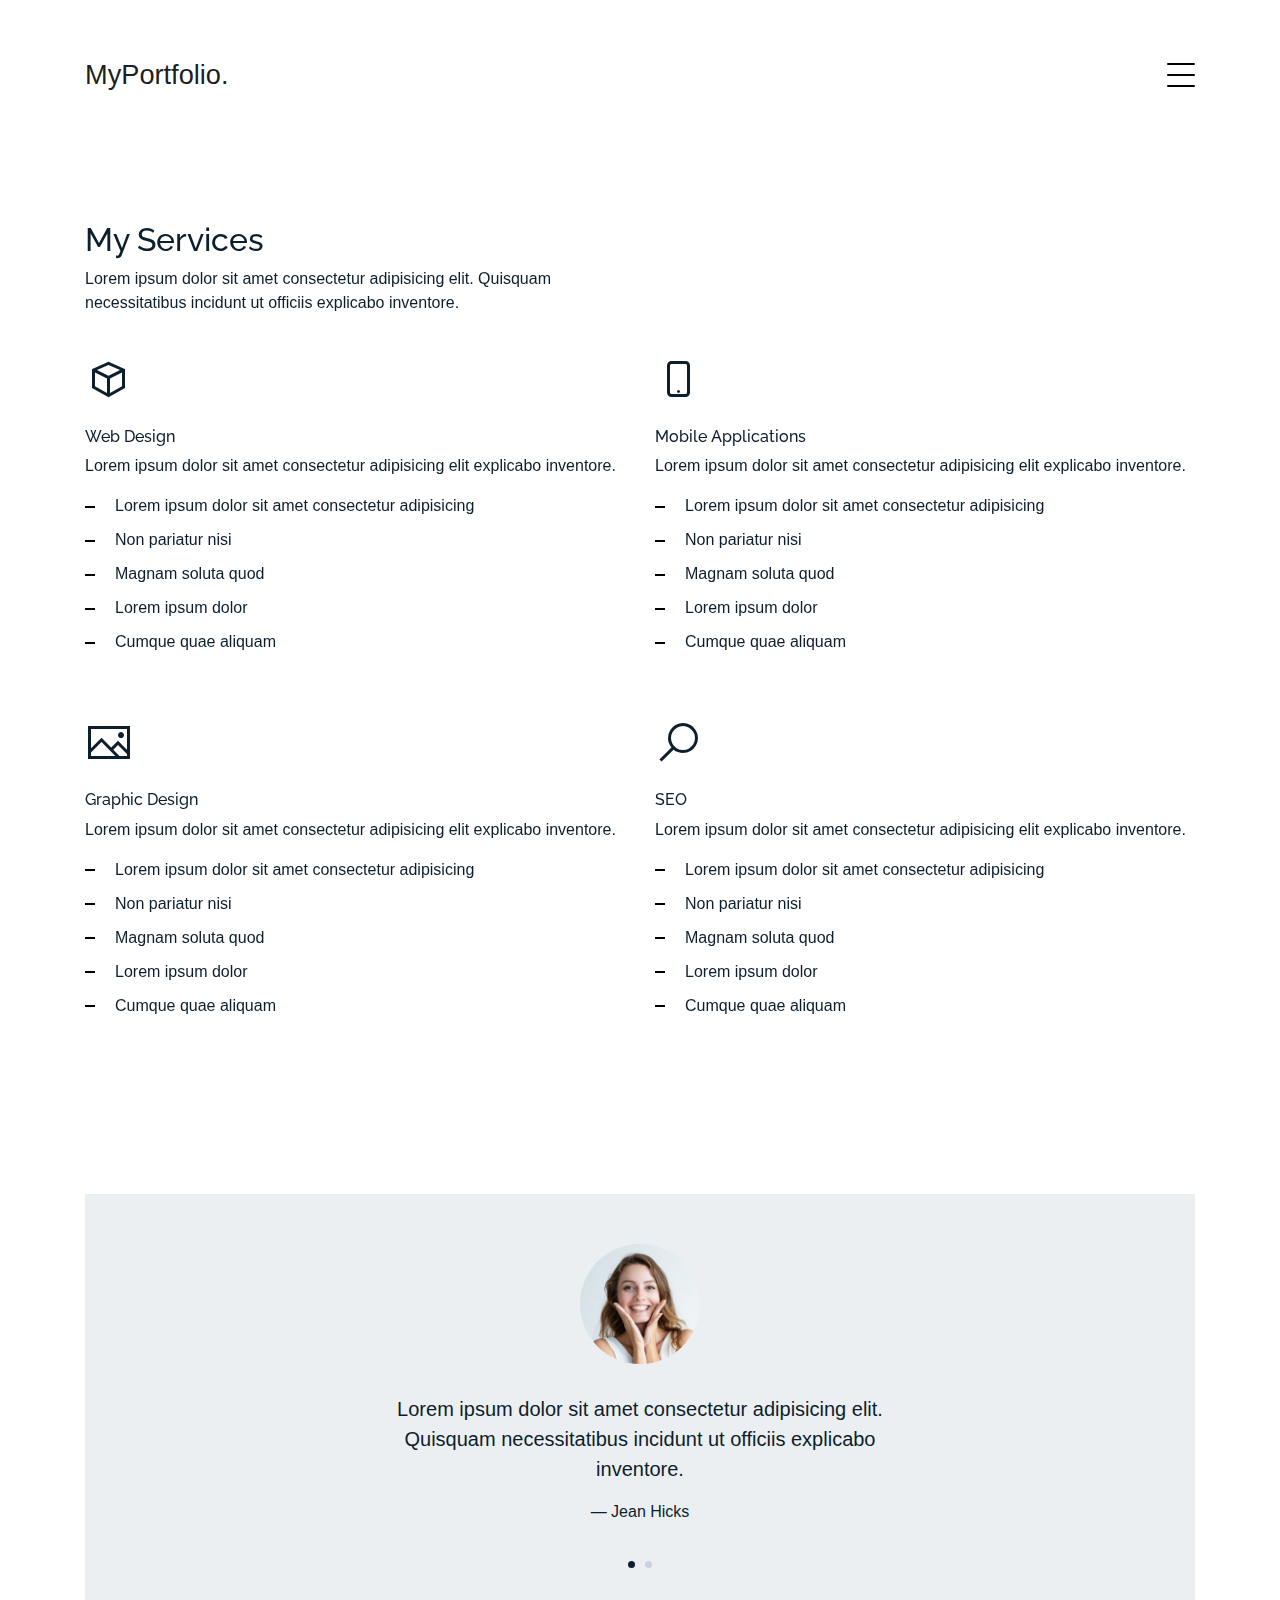
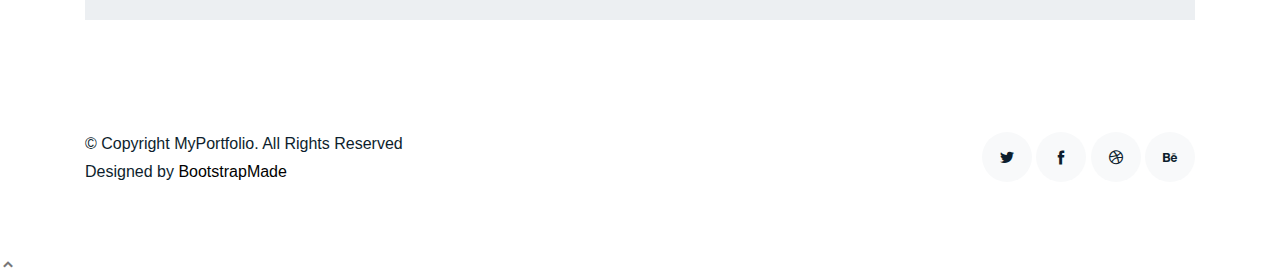
<file: services.html>
<!DOCTYPE html>
<html lang="en">

<head>
  <meta charset="utf-8">
  <meta content="width=device-width, initial-scale=1.0" name="viewport">

  <title>MyPortfolio Bootstrap Template - Services</title>
  <meta content="" name="descriptison">
  <meta content="" name="keywords">

  <!-- Favicons -->
  <link href="assets/img/favicon.png" rel="icon">
  <link href="assets/img/apple-touch-icon.png" rel="apple-touch-icon">

  <!-- Google Fonts -->
  <link href="https://fonts.googleapis.com/css?family=https://fonts.googleapis.com/css?family=Inconsolata:400,500,600,700|Raleway:400,400i,500,500i,600,600i,700,700i" rel="stylesheet">

  <!-- Vendor CSS Files -->
  <link href="assets/vendor/bootstrap/css/bootstrap.min.css" rel="stylesheet">
  <link href="assets/vendor/icofont/icofont.min.css" rel="stylesheet">
  <link href="assets/vendor/aos/aos.css" rel="stylesheet">
  <link href="assets/vendor/line-awesome/css/line-awesome.min.css" rel="stylesheet">
  <link href="assets/vendor/owl.carousel/assets/owl.carousel.min.css" rel="stylesheet">

  <!-- Template Main CSS File -->
  <link href="assets/css/style.css" rel="stylesheet">

  <!-- =======================================================
  * Template Name: MyPortfolio - v2.0.0
  * Template URL: https://bootstrapmade.com/myportfolio-bootstrap-portfolio-website-template/
  * Author: BootstrapMade.com
  * License: https://bootstrapmade.com/license/
  ======================================================== -->
</head>

<body>

  <!-- ======= Navbar ======= -->
  <div class="collapse navbar-collapse custom-navmenu" id="main-navbar">
    <div class="container py-2 py-md-5">
      <div class="row align-items-start">
        <div class="col-md-2">
          <ul class="custom-menu">
            <li><a href="index.html">Home</a></li>
            <li><a href="about.html">About Me</a></li>
            <li class="active"><a href="services.html">Services</a></li>
            <li><a href="works.html">Works</a></li>
            <li><a href="contact.html">Contact</a></li>
          </ul>
        </div>
        <div class="col-md-6 d-none d-md-block  mr-auto">
          <div class="tweet d-flex">
            <span class="icofont-twitter text-white mt-2 mr-3"></span>
            <div>
              <p><em>Lorem ipsum dolor sit amet consectetur adipisicing elit. Quisquam necessitatibus incidunt ut officiis explicabo inventore. <br> <a href="#">t.co/v82jsk</a></em></p>
            </div>
          </div>
        </div>
        <div class="col-md-4 d-none d-md-block">
          <h3>Hire Me</h3>
          <p>Lorem ipsum dolor sit amet consectetur adipisicing elit. Quisquam necessitatibus incidunt ut officiisexplicabo inventore. <br> <a href="#">myemail@gmail.com</a></p>
        </div>
      </div>

    </div>
  </div>

  <nav class="navbar navbar-light custom-navbar">
    <div class="container">
      <a class="navbar-brand" href="index.html">MyPortfolio.</a>

      <a href="#" class="burger" data-toggle="collapse" data-target="#main-navbar">
        <span></span>
      </a>

    </div>
  </nav>

  <main id="main">

    <section class="section">
      <div class="container">
        <div class="row mb-4 align-items-center">
          <div class="col-md-6" data-aos="fade-up">

            <h2>My Services</h2>
            <p>Lorem ipsum dolor sit amet consectetur adipisicing elit. Quisquam necessitatibus incidunt ut officiis
              explicabo inventore.</p>

          </div>

        </div>
      </div>

      <div class="site-section pb-0">
        <div class="container">

          <div class="row">

            <div class="col-12 col-sm-6 col-md-6 col-lg-6 mb-5" data-aos="fade-up" data-aos-delay="">
              <span class="la la-cube la-3x mb-4"></span>
              <h4 class="h4 mb-2">Web Design</h4>
              <p>Lorem ipsum dolor sit amet consectetur adipisicing elit explicabo inventore.</p>
              <ul class="list-unstyled list-line">
                <li>Lorem ipsum dolor sit amet consectetur adipisicing</li>
                <li>Non pariatur nisi</li>
                <li>Magnam soluta quod</li>
                <li>Lorem ipsum dolor</li>
                <li>Cumque quae aliquam</li>
              </ul>
            </div>
            <div class="col-12 col-sm-6 col-md-6 col-lg-6 mb-5" data-aos="fade-up" data-aos-delay="100">
              <span class="la la-mobile la-3x mb-4"></span>
              <h4 class="h4 mb-2">Mobile Applications</h4>
              <p>Lorem ipsum dolor sit amet consectetur adipisicing elit explicabo inventore.</p>
              <ul class="list-unstyled list-line">
                <li>Lorem ipsum dolor sit amet consectetur adipisicing</li>
                <li>Non pariatur nisi</li>
                <li>Magnam soluta quod</li>
                <li>Lorem ipsum dolor</li>
                <li>Cumque quae aliquam</li>
              </ul>
            </div>
            <div class="col-12 col-sm-6 col-md-6 col-lg-6 mb-5" data-aos="fade-up" data-aos-delay="">
              <span class="la la-image la-3x mb-4"></span>
              <h4 class="h4 mb-2">Graphic Design</h4>
              <p>Lorem ipsum dolor sit amet consectetur adipisicing elit explicabo inventore.</p>
              <ul class="list-unstyled list-line">
                <li>Lorem ipsum dolor sit amet consectetur adipisicing</li>
                <li>Non pariatur nisi</li>
                <li>Magnam soluta quod</li>
                <li>Lorem ipsum dolor</li>
                <li>Cumque quae aliquam</li>
              </ul>
            </div>
            <div class="col-12 col-sm-6 col-md-6 col-lg-6 mb-5" data-aos="fade-up" data-aos-delay="100">
              <span class="la la-search la-3x mb-4"></span>
              <h4 class="h4 mb-2">SEO</h4>
              <p>Lorem ipsum dolor sit amet consectetur adipisicing elit explicabo inventore.</p>
              <ul class="list-unstyled list-line">
                <li>Lorem ipsum dolor sit amet consectetur adipisicing</li>
                <li>Non pariatur nisi</li>
                <li>Magnam soluta quod</li>
                <li>Lorem ipsum dolor</li>
                <li>Cumque quae aliquam</li>
              </ul>
            </div>
          </div>
        </div>
      </div>
    </section>

    <!-- ======= Testimonials Section ======= -->
    <section class="section pt-0">
      <div class="container">

        <div class="owl-carousel testimonial-carousel">

          <div class="testimonial-wrap">
            <div class="testimonial">
              <img src="assets/img/person_1.jpg" alt="Image" class="img-fluid">
              <blockquote>
                <p>Lorem ipsum dolor sit amet consectetur adipisicing elit. Quisquam necessitatibus incidunt ut officiis
                  explicabo inventore.</p>
              </blockquote>
              <p>&mdash; Jean Hicks</p>
            </div>
          </div>

          <div class="testimonial-wrap">
            <div class="testimonial">
              <img src="assets/img/person_2.jpg" alt="Image" class="img-fluid">
              <blockquote>
                <p>Lorem ipsum dolor sit amet consectetur adipisicing elit. Quisquam necessitatibus incidunt ut officiis
                  explicabo inventore.</p>
              </blockquote>
              <p>&mdash; Chris Stanworth</p>
            </div>
          </div>

        </div>

      </div>
    </section><!-- End Testimonials Section -->

  </main><!-- End #main -->

  <!-- ======= Footer ======= -->
  <footer class="footer" role="contentinfo">
    <div class="container">
      <div class="row">
        <div class="col-sm-6">
          <p class="mb-1">&copy; Copyright MyPortfolio. All Rights Reserved</p>
          <div class="credits">
            <!--
            All the links in the footer should remain intact.
            You can delete the links only if you purchased the pro version.
            Licensing information: https://bootstrapmade.com/license/
            Purchase the pro version with working PHP/AJAX contact form: https://bootstrapmade.com/buy/?theme=MyPortfolio
          -->
            Designed by <a href="https://bootstrapmade.com/">BootstrapMade</a>
          </div>
        </div>
        <div class="col-sm-6 social text-md-right">
          <a href="#"><span class="icofont-twitter"></span></a>
          <a href="#"><span class="icofont-facebook"></span></a>
          <a href="#"><span class="icofont-dribbble"></span></a>
          <a href="#"><span class="icofont-behance"></span></a>
        </div>
      </div>
    </div>
  </footer>

  <a href="#" class="back-to-top"><i class="icofont-simple-up"></i></a>

  <!-- Vendor JS Files -->
  <script src="assets/vendor/jquery/jquery.min.js"></script>
  <script src="assets/vendor/bootstrap/js/bootstrap.bundle.min.js"></script>
  <script src="assets/vendor/jquery.easing/jquery.easing.min.js"></script>
  <script src="assets/vendor/php-email-form/validate.js"></script>
  <script src="assets/vendor/aos/aos.js"></script>
  <script src="assets/vendor/isotope-layout/isotope.pkgd.min.js"></script>
  <script src="assets/vendor/owl.carousel/owl.carousel.min.js"></script>

  <!-- Template Main JS File -->
  <script src="assets/js/main.js"></script>

</body>

</html>
</file>
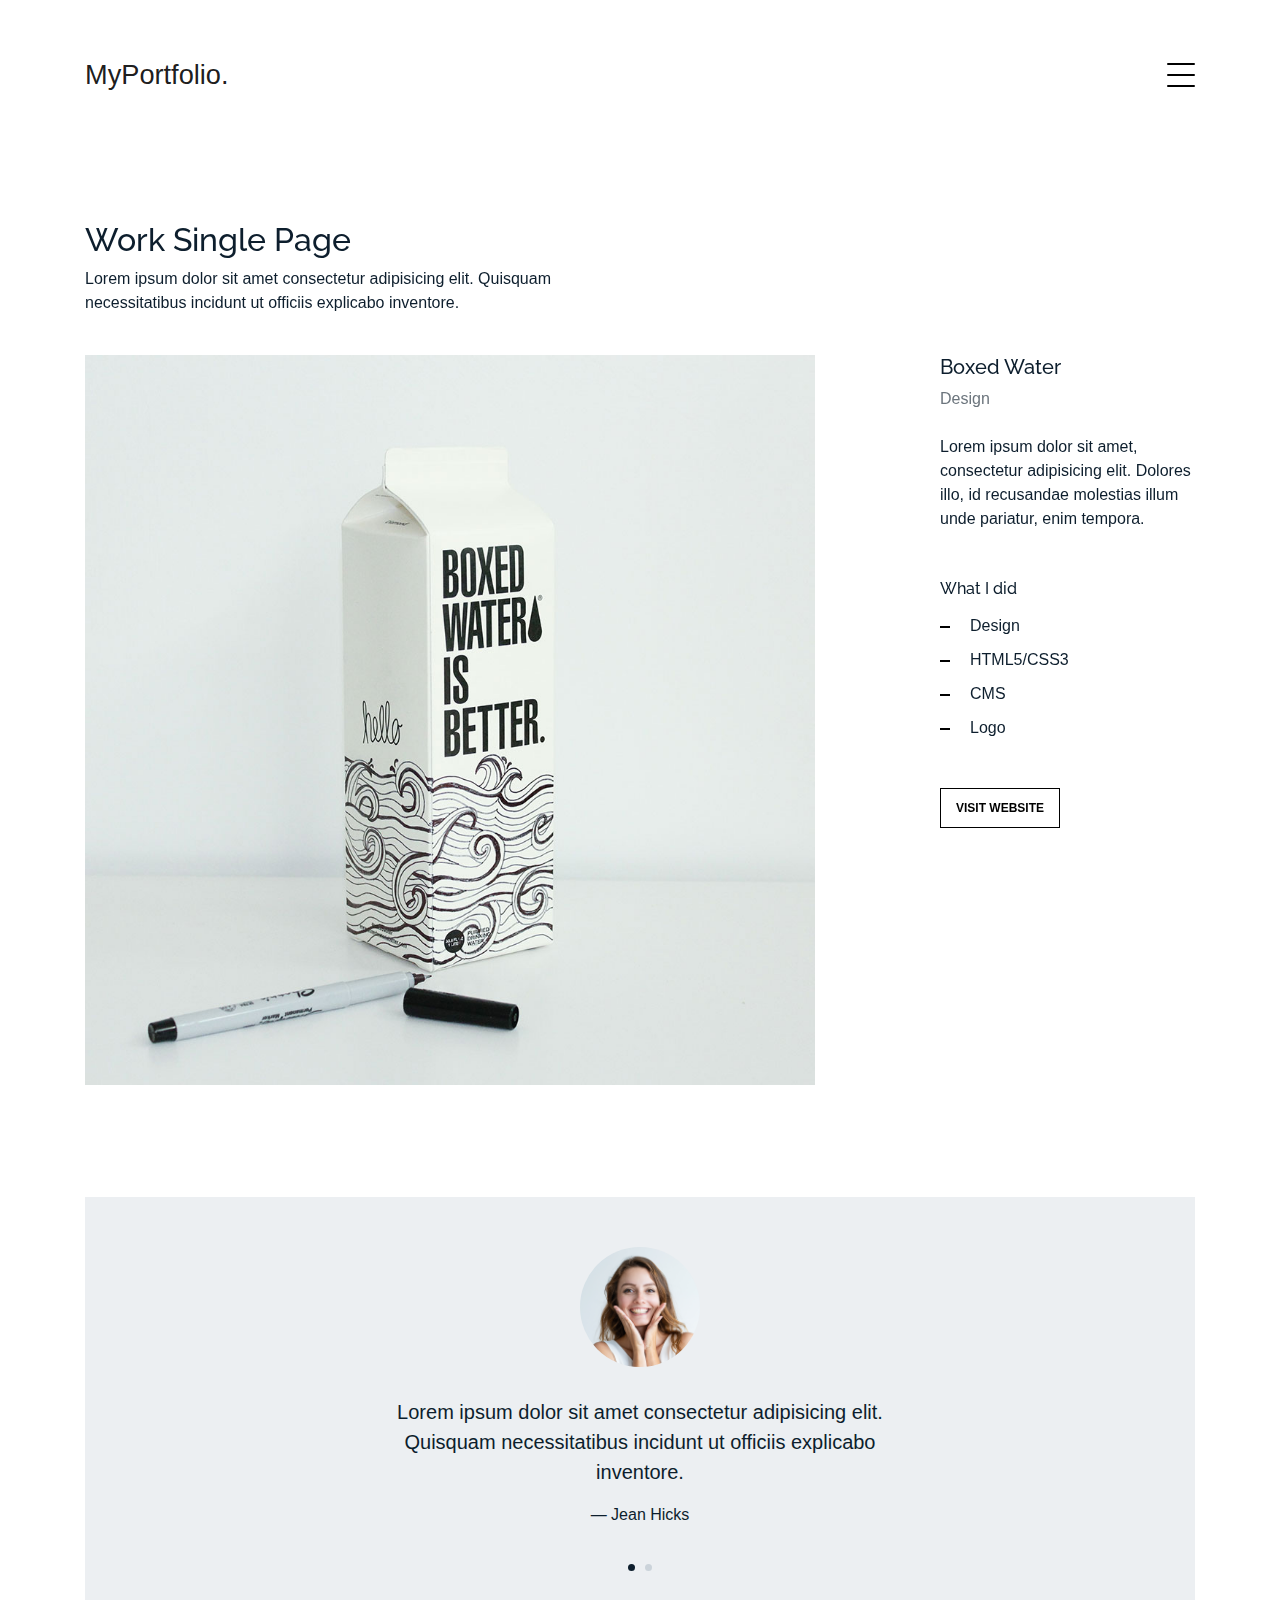
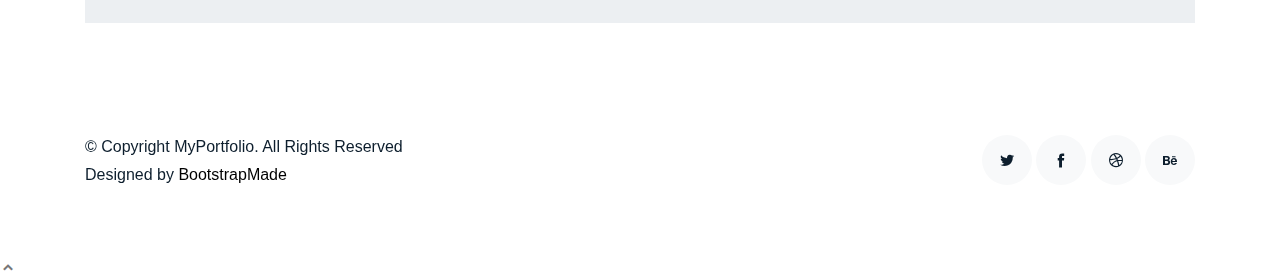
<file: work-single.html>
<!DOCTYPE html>
<html lang="en">

<head>
  <meta charset="utf-8">
  <meta content="width=device-width, initial-scale=1.0" name="viewport">

  <title>MyPortfolio Bootstrap Template - Work Single</title>
  <meta content="" name="descriptison">
  <meta content="" name="keywords">

  <!-- Favicons -->
  <link href="assets/img/favicon.png" rel="icon">
  <link href="assets/img/apple-touch-icon.png" rel="apple-touch-icon">

  <!-- Google Fonts -->
  <link href="https://fonts.googleapis.com/css?family=https://fonts.googleapis.com/css?family=Inconsolata:400,500,600,700|Raleway:400,400i,500,500i,600,600i,700,700i" rel="stylesheet">

  <!-- Vendor CSS Files -->
  <link href="assets/vendor/bootstrap/css/bootstrap.min.css" rel="stylesheet">
  <link href="assets/vendor/icofont/icofont.min.css" rel="stylesheet">
  <link href="assets/vendor/aos/aos.css" rel="stylesheet">
  <link href="assets/vendor/line-awesome/css/line-awesome.min.css" rel="stylesheet">
  <link href="assets/vendor/owl.carousel/assets/owl.carousel.min.css" rel="stylesheet">

  <!-- Template Main CSS File -->
  <link href="assets/css/style.css" rel="stylesheet">

  <!-- =======================================================
  * Template Name: MyPortfolio - v2.0.0
  * Template URL: https://bootstrapmade.com/myportfolio-bootstrap-portfolio-website-template/
  * Author: BootstrapMade.com
  * License: https://bootstrapmade.com/license/
  ======================================================== -->
</head>

<body>

  <!-- ======= Navbar ======= -->
  <div class="collapse navbar-collapse custom-navmenu" id="main-navbar">
    <div class="container py-2 py-md-5">
      <div class="row align-items-start">
        <div class="col-md-2">
          <ul class="custom-menu">
            <li><a href="index.html">Home</a></li>
            <li><a href="about.html">About Me</a></li>
            <li><a href="services.html">Services</a></li>
            <li class="active"><a href="works.html">Works</a></li>
            <li><a href="contact.html">Contact</a></li>
          </ul>
        </div>
        <div class="col-md-6 d-none d-md-block  mr-auto">
          <div class="tweet d-flex">
            <span class="icofont-twitter text-white mt-2 mr-3"></span>
            <div>
              <p><em>Lorem ipsum dolor sit amet consectetur adipisicing elit. Quisquam necessitatibus incidunt ut officiis explicabo inventore. <br> <a href="#">t.co/v82jsk</a></em></p>
            </div>
          </div>
        </div>
        <div class="col-md-4 d-none d-md-block">
          <h3>Hire Me</h3>
          <p>Lorem ipsum dolor sit amet consectetur adipisicing elit. Quisquam necessitatibus incidunt ut officiisexplicabo inventore. <br> <a href="#">myemail@gmail.com</a></p>
        </div>
      </div>

    </div>
  </div>

  <nav class="navbar navbar-light custom-navbar">
    <div class="container">
      <a class="navbar-brand" href="index.html">MyPortfolio.</a>

      <a href="#" class="burger" data-toggle="collapse" data-target="#main-navbar">
        <span></span>
      </a>

    </div>
  </nav>

  <main id="main">

    <section class="section">
      <div class="container">
        <div class="row mb-4 align-items-center">
          <div class="col-md-6" data-aos="fade-up">
            <h2>Work Single Page</h2>
            <p>Lorem ipsum dolor sit amet consectetur adipisicing elit. Quisquam necessitatibus incidunt ut officiis explicabo inventore.</p>
          </div>
        </div>
      </div>

      <div class="site-section pb-0">
        <div class="container">
          <div class="row align-items-stretch">
            <div class="col-md-8" data-aos="fade-up">
              <img src="assets/img/img_1_big.jpg" alt="Image" class="img-fluid">
            </div>
            <div class="col-md-3 ml-auto" data-aos="fade-up" data-aos-delay="100">
              <div class="sticky-content">
                <h3 class="h3">Boxed Water</h3>
                <p class="mb-4"><span class="text-muted">Design</span></p>

                <div class="mb-5">
                  <p>Lorem ipsum dolor sit amet, consectetur adipisicing elit. Dolores illo, id recusandae molestias
                    illum unde pariatur, enim tempora.</p>

                </div>

                <h4 class="h4 mb-3">What I did</h4>
                <ul class="list-unstyled list-line mb-5">
                  <li>Design</li>
                  <li>HTML5/CSS3</li>
                  <li>CMS</li>
                  <li>Logo</li>
                </ul>

                <p><a href="#" class="readmore">Visit Website</a></p>
              </div>
            </div>
          </div>
        </div>
    </section>

    <!-- ======= Testimonials Section ======= -->
    <section class="section pt-0">
      <div class="container">

        <div class="owl-carousel testimonial-carousel">

          <div class="testimonial-wrap">
            <div class="testimonial">
              <img src="assets/img/person_1.jpg" alt="Image" class="img-fluid">
              <blockquote>
                <p>Lorem ipsum dolor sit amet consectetur adipisicing elit. Quisquam necessitatibus incidunt ut officiis
                  explicabo inventore.</p>
              </blockquote>
              <p>&mdash; Jean Hicks</p>
            </div>
          </div>

          <div class="testimonial-wrap">
            <div class="testimonial">
              <img src="assets/img/person_2.jpg" alt="Image" class="img-fluid">
              <blockquote>
                <p>Lorem ipsum dolor sit amet consectetur adipisicing elit. Quisquam necessitatibus incidunt ut officiis
                  explicabo inventore.</p>
              </blockquote>
              <p>&mdash; Chris Stanworth</p>
            </div>
          </div>

        </div>

      </div>
    </section><!-- End Testimonials Section -->

  </main><!-- End #main -->

  <!-- ======= Footer ======= -->
  <footer class="footer" role="contentinfo">
    <div class="container">
      <div class="row">
        <div class="col-sm-6">
          <p class="mb-1">&copy; Copyright MyPortfolio. All Rights Reserved</p>
          <div class="credits">
            <!--
            All the links in the footer should remain intact.
            You can delete the links only if you purchased the pro version.
            Licensing information: https://bootstrapmade.com/license/
            Purchase the pro version with working PHP/AJAX contact form: https://bootstrapmade.com/buy/?theme=MyPortfolio
          -->
            Designed by <a href="https://bootstrapmade.com/">BootstrapMade</a>
          </div>
        </div>
        <div class="col-sm-6 social text-md-right">
          <a href="#"><span class="icofont-twitter"></span></a>
          <a href="#"><span class="icofont-facebook"></span></a>
          <a href="#"><span class="icofont-dribbble"></span></a>
          <a href="#"><span class="icofont-behance"></span></a>
        </div>
      </div>
    </div>
  </footer>

  <a href="#" class="back-to-top"><i class="icofont-simple-up"></i></a>

  <!-- Vendor JS Files -->
  <script src="assets/vendor/jquery/jquery.min.js"></script>
  <script src="assets/vendor/bootstrap/js/bootstrap.bundle.min.js"></script>
  <script src="assets/vendor/jquery.easing/jquery.easing.min.js"></script>
  <script src="assets/vendor/php-email-form/validate.js"></script>
  <script src="assets/vendor/aos/aos.js"></script>
  <script src="assets/vendor/isotope-layout/isotope.pkgd.min.js"></script>
  <script src="assets/vendor/owl.carousel/owl.carousel.min.js"></script>

  <!-- Template Main JS File -->
  <script src="assets/js/main.js"></script>

</body>

</html>
</file>
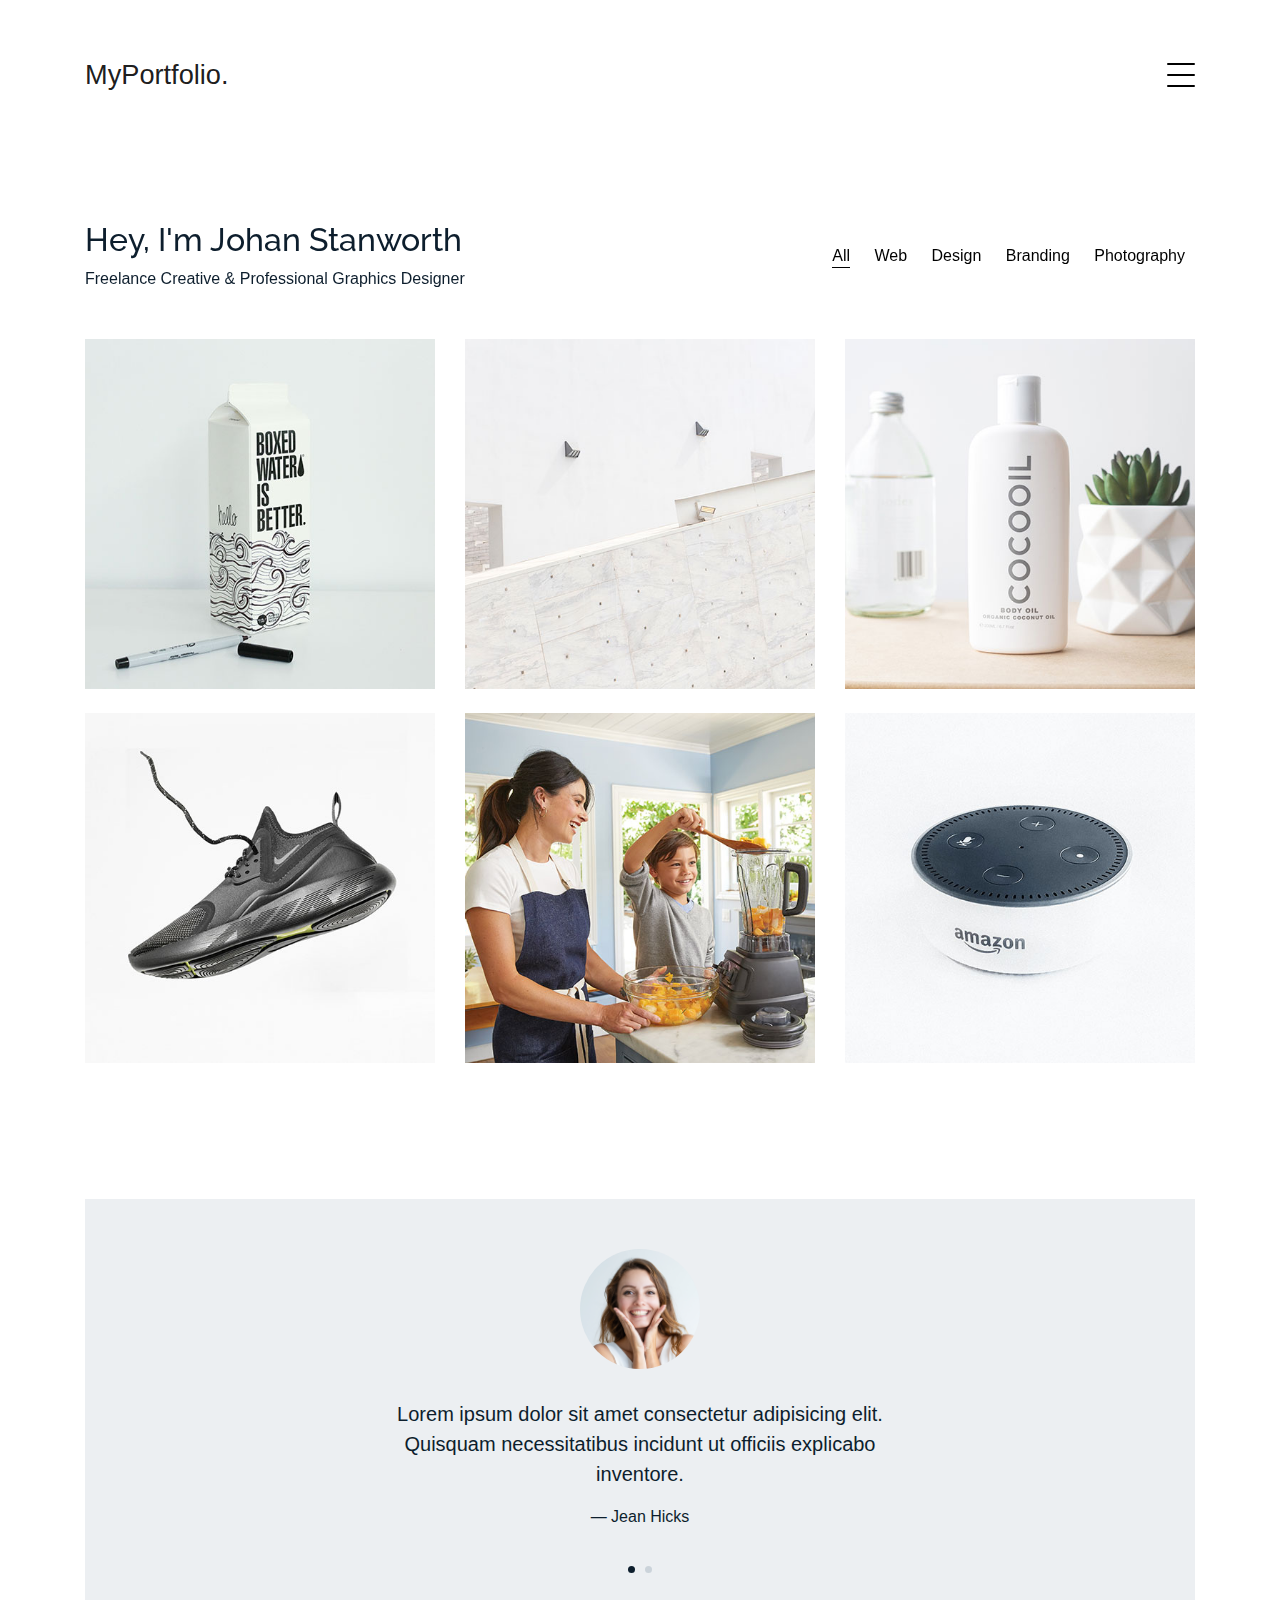
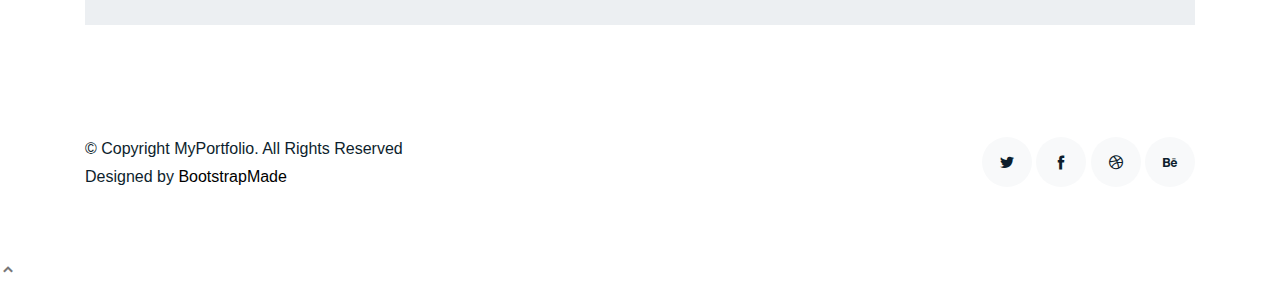
<file: works.html>
<!DOCTYPE html>
<html lang="en">

<head>
  <meta charset="utf-8">
  <meta content="width=device-width, initial-scale=1.0" name="viewport">

  <title>MyPortfolio Bootstrap Template - Works</title>
  <meta content="" name="descriptison">
  <meta content="" name="keywords">

  <!-- Favicons -->
  <link href="assets/img/favicon.png" rel="icon">
  <link href="assets/img/apple-touch-icon.png" rel="apple-touch-icon">

  <!-- Google Fonts -->
  <link href="https://fonts.googleapis.com/css?family=https://fonts.googleapis.com/css?family=Inconsolata:400,500,600,700|Raleway:400,400i,500,500i,600,600i,700,700i" rel="stylesheet">

  <!-- Vendor CSS Files -->
  <link href="assets/vendor/bootstrap/css/bootstrap.min.css" rel="stylesheet">
  <link href="assets/vendor/icofont/icofont.min.css" rel="stylesheet">
  <link href="assets/vendor/aos/aos.css" rel="stylesheet">
  <link href="assets/vendor/line-awesome/css/line-awesome.min.css" rel="stylesheet">
  <link href="assets/vendor/owl.carousel/assets/owl.carousel.min.css" rel="stylesheet">

  <!-- Template Main CSS File -->
  <link href="assets/css/style.css" rel="stylesheet">

  <!-- =======================================================
  * Template Name: MyPortfolio - v2.0.0
  * Template URL: https://bootstrapmade.com/myportfolio-bootstrap-portfolio-website-template/
  * Author: BootstrapMade.com
  * License: https://bootstrapmade.com/license/
  ======================================================== -->
</head>

<body>

  <!-- ======= Navbar ======= -->
  <div class="collapse navbar-collapse custom-navmenu" id="main-navbar">
    <div class="container py-2 py-md-5">
      <div class="row align-items-start">
        <div class="col-md-2">
          <ul class="custom-menu">
            <li><a href="index.html">Home</a></li>
            <li><a href="about.html">About Me</a></li>
            <li><a href="services.html">Services</a></li>
            <li class="active"><a href="works.html">Works</a></li>
            <li><a href="contact.html">Contact</a></li>
          </ul>
        </div>
        <div class="col-md-6 d-none d-md-block  mr-auto">
          <div class="tweet d-flex">
            <span class="icofont-twitter text-white mt-2 mr-3"></span>
            <div>
              <p><em>Lorem ipsum dolor sit amet consectetur adipisicing elit. Quisquam necessitatibus incidunt ut officiis explicabo inventore. <br> <a href="#">t.co/v82jsk</a></em></p>
            </div>
          </div>
        </div>
        <div class="col-md-4 d-none d-md-block">
          <h3>Hire Me</h3>
          <p>Lorem ipsum dolor sit amet consectetur adipisicing elit. Quisquam necessitatibus incidunt ut officiisexplicabo inventore. <br> <a href="#">myemail@gmail.com</a></p>
        </div>
      </div>

    </div>
  </div>

  <nav class="navbar navbar-light custom-navbar">
    <div class="container">
      <a class="navbar-brand" href="index.html">MyPortfolio.</a>

      <a href="#" class="burger" data-toggle="collapse" data-target="#main-navbar">
        <span></span>
      </a>

    </div>
  </nav>

  <main id="main">

    <!-- ======= Works Section ======= -->
    <section class="section site-portfolio">
      <div class="container">
        <div class="row mb-5 align-items-center">
          <div class="col-md-12 col-lg-6 mb-4 mb-lg-0" data-aos="fade-up">
            <h2>Hey, I'm Johan Stanworth</h2>
            <p class="mb-0">Freelance Creative &amp; Professional Graphics Designer</p>
          </div>
          <div class="col-md-12 col-lg-6 text-left text-lg-right" data-aos="fade-up" data-aos-delay="100">
            <div id="filters" class="filters">
              <a href="#" data-filter="*" class="active">All</a>
              <a href="#" data-filter=".web">Web</a>
              <a href="#" data-filter=".design">Design</a>
              <a href="#" data-filter=".branding">Branding</a>
              <a href="#" data-filter=".photography">Photography</a>
            </div>
          </div>
        </div>
        <div id="portfolio-grid" class="row no-gutter" data-aos="fade-up" data-aos-delay="200">
          <div class="item web col-sm-6 col-md-4 col-lg-4 mb-4">
            <a href="work-single.html" class="item-wrap fancybox">
              <div class="work-info">
                <h3>Boxed Water</h3>
                <span>Web</span>
              </div>
              <img class="img-fluid" src="assets/img/img_1.jpg">
            </a>
          </div>
          <div class="item photography col-sm-6 col-md-4 col-lg-4 mb-4">
            <a href="work-single.html" class="item-wrap fancybox">
              <div class="work-info">
                <h3>Build Indoo</h3>
                <span>Photography</span>
              </div>
              <img class="img-fluid" src="assets/img/img_2.jpg">
            </a>
          </div>
          <div class="item branding col-sm-6 col-md-4 col-lg-4 mb-4">
            <a href="work-single.html" class="item-wrap fancybox">
              <div class="work-info">
                <h3>Cocooil</h3>
                <span>Branding</span>
              </div>
              <img class="img-fluid" src="assets/img/img_3.jpg">
            </a>
          </div>
          <div class="item design col-sm-6 col-md-4 col-lg-4 mb-4">
            <a href="work-single.html" class="item-wrap fancybox">
              <div class="work-info">
                <h3>Nike Shoe</h3>
                <span>Design</span>
              </div>
              <img class="img-fluid" src="assets/img/img_4.jpg">
            </a>
          </div>
          <div class="item photography col-sm-6 col-md-4 col-lg-4 mb-4">
            <a href="work-single.html" class="item-wrap fancybox">
              <div class="work-info">
                <h3>Kitchen Sink</h3>
                <span>Photography</span>
              </div>
              <img class="img-fluid" src="assets/img/img_5.jpg">
            </a>
          </div>
          <div class="item branding col-sm-6 col-md-4 col-lg-4 mb-4">
            <a href="work-single.html" class="item-wrap fancybox">
              <div class="work-info">
                <h3>Amazon</h3>
                <span>brandingn</span>
              </div>
              <img class="img-fluid" src="assets/img/img_6.jpg">
            </a>
          </div>
        </div>
      </div>
    </section><!-- End  Works Section -->

    <!-- ======= Testimonials Section ======= -->
    <section class="section pt-0">
      <div class="container">

        <div class="owl-carousel testimonial-carousel">

          <div class="testimonial-wrap">
            <div class="testimonial">
              <img src="assets/img/person_1.jpg" alt="Image" class="img-fluid">
              <blockquote>
                <p>Lorem ipsum dolor sit amet consectetur adipisicing elit. Quisquam necessitatibus incidunt ut officiis
                  explicabo inventore.</p>
              </blockquote>
              <p>&mdash; Jean Hicks</p>
            </div>
          </div>

          <div class="testimonial-wrap">
            <div class="testimonial">
              <img src="assets/img/person_2.jpg" alt="Image" class="img-fluid">
              <blockquote>
                <p>Lorem ipsum dolor sit amet consectetur adipisicing elit. Quisquam necessitatibus incidunt ut officiis
                  explicabo inventore.</p>
              </blockquote>
              <p>&mdash; Chris Stanworth</p>
            </div>
          </div>

        </div>

      </div>
    </section><!-- End Testimonials Section -->

  </main><!-- End #main -->

  <!-- ======= Footer ======= -->
  <footer class="footer" role="contentinfo">
    <div class="container">
      <div class="row">
        <div class="col-sm-6">
          <p class="mb-1">&copy; Copyright MyPortfolio. All Rights Reserved</p>
          <div class="credits">
            <!--
            All the links in the footer should remain intact.
            You can delete the links only if you purchased the pro version.
            Licensing information: https://bootstrapmade.com/license/
            Purchase the pro version with working PHP/AJAX contact form: https://bootstrapmade.com/buy/?theme=MyPortfolio
          -->
            Designed by <a href="https://bootstrapmade.com/">BootstrapMade</a>
          </div>
        </div>
        <div class="col-sm-6 social text-md-right">
          <a href="#"><span class="icofont-twitter"></span></a>
          <a href="#"><span class="icofont-facebook"></span></a>
          <a href="#"><span class="icofont-dribbble"></span></a>
          <a href="#"><span class="icofont-behance"></span></a>
        </div>
      </div>
    </div>
  </footer>

  <a href="#" class="back-to-top"><i class="icofont-simple-up"></i></a>

  <!-- Vendor JS Files -->
  <script src="assets/vendor/jquery/jquery.min.js"></script>
  <script src="assets/vendor/bootstrap/js/bootstrap.bundle.min.js"></script>
  <script src="assets/vendor/jquery.easing/jquery.easing.min.js"></script>
  <script src="assets/vendor/php-email-form/validate.js"></script>
  <script src="assets/vendor/aos/aos.js"></script>
  <script src="assets/vendor/isotope-layout/isotope.pkgd.min.js"></script>
  <script src="assets/vendor/owl.carousel/owl.carousel.min.js"></script>

  <!-- Template Main JS File -->
  <script src="assets/js/main.js"></script>

</body>

</html>
</file>
<file: assets/vendor/line-awesome/css/line-awesome.min.css>
.la,.lab,.lad,.lal,.lar,.las{-moz-osx-font-smoothing:grayscale;-webkit-font-smoothing:antialiased;display:inline-block;font-style:normal;font-variant:normal;text-rendering:auto;line-height:1}.la-lg{font-size:1.33333em;line-height:.75em;vertical-align:-.0667em}.la-xs{font-size:.75em}.la-sm{font-size:.875em}.la-1x{font-size:1em}.la-2x{font-size:2em}.la-3x{font-size:3em}.la-4x{font-size:4em}.la-5x{font-size:5em}.la-6x{font-size:6em}.la-7x{font-size:7em}.la-8x{font-size:8em}.la-9x{font-size:9em}.la-10x{font-size:10em}.la-fw{text-align:center;width:1.25em}.la-ul{list-style-type:none;margin-left:2.5em;padding-left:0}.la-ul>li{position:relative}.la-li{left:-2em;position:absolute;text-align:center;width:2em;line-height:inherit}.la-border{border:solid .08em #eee;border-radius:.1em;padding:.2em .25em .15em}.la-pull-left{float:left}.la-pull-right{float:right}.la.la-pull-left,.lab.la-pull-left,.lal.la-pull-left,.lar.la-pull-left,.las.la-pull-left{margin-right:.3em}.la.la-pull-right,.lab.la-pull-right,.lal.la-pull-right,.lar.la-pull-right,.las.la-pull-right{margin-left:.3em}.la-spin{-webkit-animation:la-spin 2s infinite linear;animation:la-spin 2s infinite linear}.la-pulse{-webkit-animation:la-spin 1s infinite steps(8);animation:la-spin 1s infinite steps(8)}@-webkit-keyframes la-spin{0%{-webkit-transform:rotate(0);transform:rotate(0)}100%{-webkit-transform:rotate(360deg);transform:rotate(360deg)}}@keyframes la-spin{0%{-webkit-transform:rotate(0);transform:rotate(0)}100%{-webkit-transform:rotate(360deg);transform:rotate(360deg)}}.la-rotate-90{-webkit-transform:rotate(90deg);transform:rotate(90deg)}.la-rotate-180{-webkit-transform:rotate(180deg);transform:rotate(180deg)}.la-rotate-270{-webkit-transform:rotate(270deg);transform:rotate(270deg)}.la-flip-horizontal{-webkit-transform:scale(-1,1);transform:scale(-1,1)}.la-flip-vertical{-webkit-transform:scale(1,-1);transform:scale(1,-1)}.la-flip-both,.la-flip-horizontal.la-flip-vertical{-webkit-transform:scale(-1,-1);transform:scale(-1,-1)}:root .la-flip-both,:root .la-flip-horizontal,:root .la-flip-vertical,:root .la-rotate-180,:root .la-rotate-270,:root .la-rotate-90{-webkit-filter:none;filter:none}.la-stack{display:inline-block;height:2em;line-height:2em;position:relative;vertical-align:middle;width:2.5em}.la-stack-1x,.la-stack-2x{left:0;position:absolute;text-align:center;width:100%}.la-stack-1x{line-height:inherit}.la-stack-2x{font-size:2em}.la-inverse{color:#fff}.la-500px:before{content:"\f26e"}.la-accessible-icon:before{content:"\f368"}.la-accusoft:before{content:"\f369"}.la-acquisitions-incorporated:before{content:"\f6af"}.la-ad:before{content:"\f641"}.la-address-book:before{content:"\f2b9"}.la-address-card:before{content:"\f2bb"}.la-adjust:before{content:"\f042"}.la-adn:before{content:"\f170"}.la-adobe:before{content:"\f778"}.la-adversal:before{content:"\f36a"}.la-affiliatetheme:before{content:"\f36b"}.la-air-freshener:before{content:"\f5d0"}.la-airbnb:before{content:"\f834"}.la-algolia:before{content:"\f36c"}.la-align-center:before{content:"\f037"}.la-align-justify:before{content:"\f039"}.la-align-left:before{content:"\f036"}.la-align-right:before{content:"\f038"}.la-alipay:before{content:"\f642"}.la-allergies:before{content:"\f461"}.la-amazon:before{content:"\f270"}.la-amazon-pay:before{content:"\f42c"}.la-ambulance:before{content:"\f0f9"}.la-american-sign-language-interpreting:before{content:"\f2a3"}.la-amilia:before{content:"\f36d"}.la-anchor:before{content:"\f13d"}.la-android:before{content:"\f17b"}.la-angellist:before{content:"\f209"}.la-angle-double-down:before{content:"\f103"}.la-angle-double-left:before{content:"\f100"}.la-angle-double-right:before{content:"\f101"}.la-angle-double-up:before{content:"\f102"}.la-angle-down:before{content:"\f107"}.la-angle-left:before{content:"\f104"}.la-angle-right:before{content:"\f105"}.la-angle-up:before{content:"\f106"}.la-angry:before{content:"\f556"}.la-angrycreative:before{content:"\f36e"}.la-angular:before{content:"\f420"}.la-ankh:before{content:"\f644"}.la-app-store:before{content:"\f36f"}.la-app-store-ios:before{content:"\f370"}.la-apper:before{content:"\f371"}.la-apple:before{content:"\f179"}.la-apple-alt:before{content:"\f5d1"}.la-apple-pay:before{content:"\f415"}.la-archive:before{content:"\f187"}.la-archway:before{content:"\f557"}.la-arrow-alt-circle-down:before{content:"\f358"}.la-arrow-alt-circle-left:before{content:"\f359"}.la-arrow-alt-circle-right:before{content:"\f35a"}.la-arrow-alt-circle-up:before{content:"\f35b"}.la-arrow-circle-down:before{content:"\f0ab"}.la-arrow-circle-left:before{content:"\f0a8"}.la-arrow-circle-right:before{content:"\f0a9"}.la-arrow-circle-up:before{content:"\f0aa"}.la-arrow-down:before{content:"\f063"}.la-arrow-left:before{content:"\f060"}.la-arrow-right:before{content:"\f061"}.la-arrow-up:before{content:"\f062"}.la-arrows-alt:before{content:"\f0b2"}.la-arrows-alt-h:before{content:"\f337"}.la-arrows-alt-v:before{content:"\f338"}.la-artstation:before{content:"\f77a"}.la-assistive-listening-systems:before{content:"\f2a2"}.la-asterisk:before{content:"\f069"}.la-asymmetrik:before{content:"\f372"}.la-at:before{content:"\f1fa"}.la-atlas:before{content:"\f558"}.la-atlassian:before{content:"\f77b"}.la-atom:before{content:"\f5d2"}.la-audible:before{content:"\f373"}.la-audio-description:before{content:"\f29e"}.la-autoprefixer:before{content:"\f41c"}.la-avianex:before{content:"\f374"}.la-aviato:before{content:"\f421"}.la-award:before{content:"\f559"}.la-aws:before{content:"\f375"}.la-baby:before{content:"\f77c"}.la-baby-carriage:before{content:"\f77d"}.la-backspace:before{content:"\f55a"}.la-backward:before{content:"\f04a"}.la-bacon:before{content:"\f7e5"}.la-balance-scale:before{content:"\f24e"}.la-balance-scale-left:before{content:"\f515"}.la-balance-scale-right:before{content:"\f516"}.la-ban:before{content:"\f05e"}.la-band-aid:before{content:"\f462"}.la-bandcamp:before{content:"\f2d5"}.la-barcode:before{content:"\f02a"}.la-bars:before{content:"\f0c9"}.la-baseball-ball:before{content:"\f433"}.la-basketball-ball:before{content:"\f434"}.la-bath:before{content:"\f2cd"}.la-battery-empty:before{content:"\f244"}.la-battery-full:before{content:"\f240"}.la-battery-half:before{content:"\f242"}.la-battery-quarter:before{content:"\f243"}.la-battery-three-quarters:before{content:"\f241"}.la-battle-net:before{content:"\f835"}.la-bed:before{content:"\f236"}.la-beer:before{content:"\f0fc"}.la-behance:before{content:"\f1b4"}.la-behance-square:before{content:"\f1b5"}.la-bell:before{content:"\f0f3"}.la-bell-slash:before{content:"\f1f6"}.la-bezier-curve:before{content:"\f55b"}.la-bible:before{content:"\f647"}.la-bicycle:before{content:"\f206"}.la-biking:before{content:"\f84a"}.la-bimobject:before{content:"\f378"}.la-binoculars:before{content:"\f1e5"}.la-biohazard:before{content:"\f780"}.la-birthday-cake:before{content:"\f1fd"}.la-bitbucket:before{content:"\f171"}.la-bitcoin:before{content:"\f379"}.la-bity:before{content:"\f37a"}.la-black-tie:before{content:"\f27e"}.la-blackberry:before{content:"\f37b"}.la-blender:before{content:"\f517"}.la-blender-phone:before{content:"\f6b6"}.la-blind:before{content:"\f29d"}.la-blog:before{content:"\f781"}.la-blogger:before{content:"\f37c"}.la-blogger-b:before{content:"\f37d"}.la-bluetooth:before{content:"\f293"}.la-bluetooth-b:before{content:"\f294"}.la-bold:before{content:"\f032"}.la-bolt:before{content:"\f0e7"}.la-bomb:before{content:"\f1e2"}.la-bone:before{content:"\f5d7"}.la-bong:before{content:"\f55c"}.la-book:before{content:"\f02d"}.la-book-dead:before{content:"\f6b7"}.la-book-medical:before{content:"\f7e6"}.la-book-open:before{content:"\f518"}.la-book-reader:before{content:"\f5da"}.la-bookmark:before{content:"\f02e"}.la-bootstrap:before{content:"\f836"}.la-border-all:before{content:"\f84c"}.la-border-none:before{content:"\f850"}.la-border-style:before{content:"\f853"}.la-bowling-ball:before{content:"\f436"}.la-box:before{content:"\f466"}.la-box-open:before{content:"\f49e"}.la-boxes:before{content:"\f468"}.la-braille:before{content:"\f2a1"}.la-brain:before{content:"\f5dc"}.la-bread-slice:before{content:"\f7ec"}.la-briefcase:before{content:"\f0b1"}.la-briefcase-medical:before{content:"\f469"}.la-broadcast-tower:before{content:"\f519"}.la-broom:before{content:"\f51a"}.la-brush:before{content:"\f55d"}.la-btc:before{content:"\f15a"}.la-buffer:before{content:"\f837"}.la-bug:before{content:"\f188"}.la-building:before{content:"\f1ad"}.la-bullhorn:before{content:"\f0a1"}.la-bullseye:before{content:"\f140"}.la-burn:before{content:"\f46a"}.la-buromobelexperte:before{content:"\f37f"}.la-bus:before{content:"\f207"}.la-bus-alt:before{content:"\f55e"}.la-business-time:before{content:"\f64a"}.la-buy-n-large:before{content:"\f8a6"}.la-buysellads:before{content:"\f20d"}.la-calculator:before{content:"\f1ec"}.la-calendar:before{content:"\f133"}.la-calendar-alt:before{content:"\f073"}.la-calendar-check:before{content:"\f274"}.la-calendar-day:before{content:"\f783"}.la-calendar-minus:before{content:"\f272"}.la-calendar-plus:before{content:"\f271"}.la-calendar-times:before{content:"\f273"}.la-calendar-week:before{content:"\f784"}.la-camera:before{content:"\f030"}.la-camera-retro:before{content:"\f083"}.la-campground:before{content:"\f6bb"}.la-canadian-maple-leaf:before{content:"\f785"}.la-candy-cane:before{content:"\f786"}.la-cannabis:before{content:"\f55f"}.la-capsules:before{content:"\f46b"}.la-car:before{content:"\f1b9"}.la-car-alt:before{content:"\f5de"}.la-car-battery:before{content:"\f5df"}.la-car-crash:before{content:"\f5e1"}.la-car-side:before{content:"\f5e4"}.la-caret-down:before{content:"\f0d7"}.la-caret-left:before{content:"\f0d9"}.la-caret-right:before{content:"\f0da"}.la-caret-square-down:before{content:"\f150"}.la-caret-square-left:before{content:"\f191"}.la-caret-square-right:before{content:"\f152"}.la-caret-square-up:before{content:"\f151"}.la-caret-up:before{content:"\f0d8"}.la-carrot:before{content:"\f787"}.la-cart-arrow-down:before{content:"\f218"}.la-cart-plus:before{content:"\f217"}.la-cash-register:before{content:"\f788"}.la-cat:before{content:"\f6be"}.la-cc-amazon-pay:before{content:"\f42d"}.la-cc-amex:before{content:"\f1f3"}.la-cc-apple-pay:before{content:"\f416"}.la-cc-diners-club:before{content:"\f24c"}.la-cc-discover:before{content:"\f1f2"}.la-cc-jcb:before{content:"\f24b"}.la-cc-mastercard:before{content:"\f1f1"}.la-cc-paypal:before{content:"\f1f4"}.la-cc-stripe:before{content:"\f1f5"}.la-cc-visa:before{content:"\f1f0"}.la-centercode:before{content:"\f380"}.la-centos:before{content:"\f789"}.la-certificate:before{content:"\f0a3"}.la-chair:before{content:"\f6c0"}.la-chalkboard:before{content:"\f51b"}.la-chalkboard-teacher:before{content:"\f51c"}.la-charging-station:before{content:"\f5e7"}.la-chart-area:before{content:"\f1fe"}.la-chart-bar:before{content:"\f080"}.la-chart-line:before{content:"\f201"}.la-chart-pie:before{content:"\f200"}.la-check:before{content:"\f00c"}.la-check-circle:before{content:"\f058"}.la-check-double:before{content:"\f560"}.la-check-square:before{content:"\f14a"}.la-cheese:before{content:"\f7ef"}.la-chess:before{content:"\f439"}.la-chess-bishop:before{content:"\f43a"}.la-chess-board:before{content:"\f43c"}.la-chess-king:before{content:"\f43f"}.la-chess-knight:before{content:"\f441"}.la-chess-pawn:before{content:"\f443"}.la-chess-queen:before{content:"\f445"}.la-chess-rook:before{content:"\f447"}.la-chevron-circle-down:before{content:"\f13a"}.la-chevron-circle-left:before{content:"\f137"}.la-chevron-circle-right:before{content:"\f138"}.la-chevron-circle-up:before{content:"\f139"}.la-chevron-down:before{content:"\f078"}.la-chevron-left:before{content:"\f053"}.la-chevron-right:before{content:"\f054"}.la-chevron-up:before{content:"\f077"}.la-child:before{content:"\f1ae"}.la-chrome:before{content:"\f268"}.la-chromecast:before{content:"\f838"}.la-church:before{content:"\f51d"}.la-circle:before{content:"\f111"}.la-circle-notch:before{content:"\f1ce"}.la-city:before{content:"\f64f"}.la-clinic-medical:before{content:"\f7f2"}.la-clipboard:before{content:"\f328"}.la-clipboard-check:before{content:"\f46c"}.la-clipboard-list:before{content:"\f46d"}.la-clock:before{content:"\f017"}.la-clone:before{content:"\f24d"}.la-closed-captioning:before{content:"\f20a"}.la-cloud:before{content:"\f0c2"}.la-cloud-download-alt:before{content:"\f381"}.la-cloud-meatball:before{content:"\f73b"}.la-cloud-moon:before{content:"\f6c3"}.la-cloud-moon-rain:before{content:"\f73c"}.la-cloud-rain:before{content:"\f73d"}.la-cloud-showers-heavy:before{content:"\f740"}.la-cloud-sun:before{content:"\f6c4"}.la-cloud-sun-rain:before{content:"\f743"}.la-cloud-upload-alt:before{content:"\f382"}.la-cloudscale:before{content:"\f383"}.la-cloudsmith:before{content:"\f384"}.la-cloudversify:before{content:"\f385"}.la-cocktail:before{content:"\f561"}.la-code:before{content:"\f121"}.la-code-branch:before{content:"\f126"}.la-codepen:before{content:"\f1cb"}.la-codiepie:before{content:"\f284"}.la-coffee:before{content:"\f0f4"}.la-cog:before{content:"\f013"}.la-cogs:before{content:"\f085"}.la-coins:before{content:"\f51e"}.la-columns:before{content:"\f0db"}.la-comment:before{content:"\f075"}.la-comment-alt:before{content:"\f27a"}.la-comment-dollar:before{content:"\f651"}.la-comment-dots:before{content:"\f4ad"}.la-comment-medical:before{content:"\f7f5"}.la-comment-slash:before{content:"\f4b3"}.la-comments:before{content:"\f086"}.la-comments-dollar:before{content:"\f653"}.la-compact-disc:before{content:"\f51f"}.la-compass:before{content:"\f14e"}.la-compress:before{content:"\f066"}.la-compress-arrows-alt:before{content:"\f78c"}.la-concierge-bell:before{content:"\f562"}.la-confluence:before{content:"\f78d"}.la-connectdevelop:before{content:"\f20e"}.la-contao:before{content:"\f26d"}.la-cookie:before{content:"\f563"}.la-cookie-bite:before{content:"\f564"}.la-copy:before{content:"\f0c5"}.la-copyright:before{content:"\f1f9"}.la-cotton-bureau:before{content:"\f89e"}.la-couch:before{content:"\f4b8"}.la-cpanel:before{content:"\f388"}.la-creative-commons:before{content:"\f25e"}.la-creative-commons-by:before{content:"\f4e7"}.la-creative-commons-nc:before{content:"\f4e8"}.la-creative-commons-nc-eu:before{content:"\f4e9"}.la-creative-commons-nc-jp:before{content:"\f4ea"}.la-creative-commons-nd:before{content:"\f4eb"}.la-creative-commons-pd:before{content:"\f4ec"}.la-creative-commons-pd-alt:before{content:"\f4ed"}.la-creative-commons-remix:before{content:"\f4ee"}.la-creative-commons-sa:before{content:"\f4ef"}.la-creative-commons-sampling:before{content:"\f4f0"}.la-creative-commons-sampling-plus:before{content:"\f4f1"}.la-creative-commons-share:before{content:"\f4f2"}.la-creative-commons-zero:before{content:"\f4f3"}.la-credit-card:before{content:"\f09d"}.la-critical-role:before{content:"\f6c9"}.la-crop:before{content:"\f125"}.la-crop-alt:before{content:"\f565"}.la-cross:before{content:"\f654"}.la-crosshairs:before{content:"\f05b"}.la-crow:before{content:"\f520"}.la-crown:before{content:"\f521"}.la-crutch:before{content:"\f7f7"}.la-css3:before{content:"\f13c"}.la-css3-alt:before{content:"\f38b"}.la-cube:before{content:"\f1b2"}.la-cubes:before{content:"\f1b3"}.la-cut:before{content:"\f0c4"}.la-cuttlefish:before{content:"\f38c"}.la-d-and-d:before{content:"\f38d"}.la-d-and-d-beyond:before{content:"\f6ca"}.la-dashcube:before{content:"\f210"}.la-database:before{content:"\f1c0"}.la-deaf:before{content:"\f2a4"}.la-delicious:before{content:"\f1a5"}.la-democrat:before{content:"\f747"}.la-deploydog:before{content:"\f38e"}.la-deskpro:before{content:"\f38f"}.la-desktop:before{content:"\f108"}.la-dev:before{content:"\f6cc"}.la-deviantart:before{content:"\f1bd"}.la-dharmachakra:before{content:"\f655"}.la-dhl:before{content:"\f790"}.la-diagnoses:before{content:"\f470"}.la-diaspora:before{content:"\f791"}.la-dice:before{content:"\f522"}.la-dice-d20:before{content:"\f6cf"}.la-dice-d6:before{content:"\f6d1"}.la-dice-five:before{content:"\f523"}.la-dice-four:before{content:"\f524"}.la-dice-one:before{content:"\f525"}.la-dice-six:before{content:"\f526"}.la-dice-three:before{content:"\f527"}.la-dice-two:before{content:"\f528"}.la-digg:before{content:"\f1a6"}.la-digital-ocean:before{content:"\f391"}.la-digital-tachograph:before{content:"\f566"}.la-directions:before{content:"\f5eb"}.la-discord:before{content:"\f392"}.la-discourse:before{content:"\f393"}.la-divide:before{content:"\f529"}.la-dizzy:before{content:"\f567"}.la-dna:before{content:"\f471"}.la-dochub:before{content:"\f394"}.la-docker:before{content:"\f395"}.la-dog:before{content:"\f6d3"}.la-dollar-sign:before{content:"\f155"}.la-dolly:before{content:"\f472"}.la-dolly-flatbed:before{content:"\f474"}.la-donate:before{content:"\f4b9"}.la-door-closed:before{content:"\f52a"}.la-door-open:before{content:"\f52b"}.la-dot-circle:before{content:"\f192"}.la-dove:before{content:"\f4ba"}.la-download:before{content:"\f019"}.la-draft2digital:before{content:"\f396"}.la-drafting-compass:before{content:"\f568"}.la-dragon:before{content:"\f6d5"}.la-draw-polygon:before{content:"\f5ee"}.la-dribbble:before{content:"\f17d"}.la-dribbble-square:before{content:"\f397"}.la-dropbox:before{content:"\f16b"}.la-drum:before{content:"\f569"}.la-drum-steelpan:before{content:"\f56a"}.la-drumstick-bite:before{content:"\f6d7"}.la-drupal:before{content:"\f1a9"}.la-dumbbell:before{content:"\f44b"}.la-dumpster:before{content:"\f793"}.la-dumpster-fire:before{content:"\f794"}.la-dungeon:before{content:"\f6d9"}.la-dyalog:before{content:"\f399"}.la-earlybirds:before{content:"\f39a"}.la-ebay:before{content:"\f4f4"}.la-edge:before{content:"\f282"}.la-edit:before{content:"\f044"}.la-egg:before{content:"\f7fb"}.la-eject:before{content:"\f052"}.la-elementor:before{content:"\f430"}.la-ellipsis-h:before{content:"\f141"}.la-ellipsis-v:before{content:"\f142"}.la-ello:before{content:"\f5f1"}.la-ember:before{content:"\f423"}.la-empire:before{content:"\f1d1"}.la-envelope:before{content:"\f0e0"}.la-envelope-open:before{content:"\f2b6"}.la-envelope-open-text:before{content:"\f658"}.la-envelope-square:before{content:"\f199"}.la-envira:before{content:"\f299"}.la-equals:before{content:"\f52c"}.la-eraser:before{content:"\f12d"}.la-erlang:before{content:"\f39d"}.la-ethereum:before{content:"\f42e"}.la-ethernet:before{content:"\f796"}.la-etsy:before{content:"\f2d7"}.la-euro-sign:before{content:"\f153"}.la-evernote:before{content:"\f839"}.la-exchange-alt:before{content:"\f362"}.la-exclamation:before{content:"\f12a"}.la-exclamation-circle:before{content:"\f06a"}.la-exclamation-triangle:before{content:"\f071"}.la-expand:before{content:"\f065"}.la-expand-arrows-alt:before{content:"\f31e"}.la-expeditedssl:before{content:"\f23e"}.la-external-link-alt:before{content:"\f35d"}.la-external-link-square-alt:before{content:"\f360"}.la-eye:before{content:"\f06e"}.la-eye-dropper:before{content:"\f1fb"}.la-eye-slash:before{content:"\f070"}.la-facebook:before{content:"\f09a"}.la-facebook-f:before{content:"\f39e"}.la-facebook-messenger:before{content:"\f39f"}.la-facebook-square:before{content:"\f082"}.la-fan:before{content:"\f863"}.la-fantasy-flight-games:before{content:"\f6dc"}.la-fast-backward:before{content:"\f049"}.la-fast-forward:before{content:"\f050"}.la-fax:before{content:"\f1ac"}.la-feather:before{content:"\f52d"}.la-feather-alt:before{content:"\f56b"}.la-fedex:before{content:"\f797"}.la-fedora:before{content:"\f798"}.la-female:before{content:"\f182"}.la-fighter-jet:before{content:"\f0fb"}.la-figma:before{content:"\f799"}.la-file:before{content:"\f15b"}.la-file-alt:before{content:"\f15c"}.la-file-archive:before{content:"\f1c6"}.la-file-audio:before{content:"\f1c7"}.la-file-code:before{content:"\f1c9"}.la-file-contract:before{content:"\f56c"}.la-file-csv:before{content:"\f6dd"}.la-file-download:before{content:"\f56d"}.la-file-excel:before{content:"\f1c3"}.la-file-export:before{content:"\f56e"}.la-file-image:before{content:"\f1c5"}.la-file-import:before{content:"\f56f"}.la-file-invoice:before{content:"\f570"}.la-file-invoice-dollar:before{content:"\f571"}.la-file-medical:before{content:"\f477"}.la-file-medical-alt:before{content:"\f478"}.la-file-pdf:before{content:"\f1c1"}.la-file-powerpoint:before{content:"\f1c4"}.la-file-prescription:before{content:"\f572"}.la-file-signature:before{content:"\f573"}.la-file-upload:before{content:"\f574"}.la-file-video:before{content:"\f1c8"}.la-file-word:before{content:"\f1c2"}.la-fill:before{content:"\f575"}.la-fill-drip:before{content:"\f576"}.la-film:before{content:"\f008"}.la-filter:before{content:"\f0b0"}.la-fingerprint:before{content:"\f577"}.la-fire:before{content:"\f06d"}.la-fire-alt:before{content:"\f7e4"}.la-fire-extinguisher:before{content:"\f134"}.la-firefox:before{content:"\f269"}.la-first-aid:before{content:"\f479"}.la-first-order:before{content:"\f2b0"}.la-first-order-alt:before{content:"\f50a"}.la-firstdraft:before{content:"\f3a1"}.la-fish:before{content:"\f578"}.la-fist-raised:before{content:"\f6de"}.la-flag:before{content:"\f024"}.la-flag-checkered:before{content:"\f11e"}.la-flag-usa:before{content:"\f74d"}.la-flask:before{content:"\f0c3"}.la-flickr:before{content:"\f16e"}.la-flipboard:before{content:"\f44d"}.la-flushed:before{content:"\f579"}.la-fly:before{content:"\f417"}.la-folder:before{content:"\f07b"}.la-folder-minus:before{content:"\f65d"}.la-folder-open:before{content:"\f07c"}.la-folder-plus:before{content:"\f65e"}.la-font:before{content:"\f031"}.la-font-awesome:before{content:"\f2b4"}.la-font-awesome-alt:before{content:"\f35c"}.la-font-awesome-flag:before{content:"\f425"}.la-font-awesome-logo-full:before{content:"\f4e6"}.la-fonticons:before{content:"\f280"}.la-fonticons-fi:before{content:"\f3a2"}.la-football-ball:before{content:"\f44e"}.la-fort-awesome:before{content:"\f286"}.la-fort-awesome-alt:before{content:"\f3a3"}.la-forumbee:before{content:"\f211"}.la-forward:before{content:"\f04e"}.la-foursquare:before{content:"\f180"}.la-free-code-camp:before{content:"\f2c5"}.la-freebsd:before{content:"\f3a4"}.la-frog:before{content:"\f52e"}.la-frown:before{content:"\f119"}.la-frown-open:before{content:"\f57a"}.la-fulcrum:before{content:"\f50b"}.la-funnel-dollar:before{content:"\f662"}.la-futbol:before{content:"\f1e3"}.la-galactic-republic:before{content:"\f50c"}.la-galactic-senate:before{content:"\f50d"}.la-gamepad:before{content:"\f11b"}.la-gas-pump:before{content:"\f52f"}.la-gavel:before{content:"\f0e3"}.la-gem:before{content:"\f3a5"}.la-genderless:before{content:"\f22d"}.la-get-pocket:before{content:"\f265"}.la-gg:before{content:"\f260"}.la-gg-circle:before{content:"\f261"}.la-ghost:before{content:"\f6e2"}.la-gift:before{content:"\f06b"}.la-gifts:before{content:"\f79c"}.la-git:before{content:"\f1d3"}.la-git-alt:before{content:"\f841"}.la-git-square:before{content:"\f1d2"}.la-github:before{content:"\f09b"}.la-github-alt:before{content:"\f113"}.la-github-square:before{content:"\f092"}.la-gitkraken:before{content:"\f3a6"}.la-gitlab:before{content:"\f296"}.la-gitter:before{content:"\f426"}.la-glass-cheers:before{content:"\f79f"}.la-glass-martini:before{content:"\f000"}.la-glass-martini-alt:before{content:"\f57b"}.la-glass-whiskey:before{content:"\f7a0"}.la-glasses:before{content:"\f530"}.la-glide:before{content:"\f2a5"}.la-glide-g:before{content:"\f2a6"}.la-globe:before{content:"\f0ac"}.la-globe-africa:before{content:"\f57c"}.la-globe-americas:before{content:"\f57d"}.la-globe-asia:before{content:"\f57e"}.la-globe-europe:before{content:"\f7a2"}.la-gofore:before{content:"\f3a7"}.la-golf-ball:before{content:"\f450"}.la-goodreads:before{content:"\f3a8"}.la-goodreads-g:before{content:"\f3a9"}.la-google:before{content:"\f1a0"}.la-google-drive:before{content:"\f3aa"}.la-google-play:before{content:"\f3ab"}.la-google-plus:before{content:"\f2b3"}.la-google-plus-g:before{content:"\f0d5"}.la-google-plus-square:before{content:"\f0d4"}.la-google-wallet:before{content:"\f1ee"}.la-gopuram:before{content:"\f664"}.la-graduation-cap:before{content:"\f19d"}.la-gratipay:before{content:"\f184"}.la-grav:before{content:"\f2d6"}.la-greater-than:before{content:"\f531"}.la-greater-than-equal:before{content:"\f532"}.la-grimace:before{content:"\f57f"}.la-grin:before{content:"\f580"}.la-grin-alt:before{content:"\f581"}.la-grin-beam:before{content:"\f582"}.la-grin-beam-sweat:before{content:"\f583"}.la-grin-hearts:before{content:"\f584"}.la-grin-squint:before{content:"\f585"}.la-grin-squint-tears:before{content:"\f586"}.la-grin-stars:before{content:"\f587"}.la-grin-tears:before{content:"\f588"}.la-grin-tongue:before{content:"\f589"}.la-grin-tongue-squint:before{content:"\f58a"}.la-grin-tongue-wink:before{content:"\f58b"}.la-grin-wink:before{content:"\f58c"}.la-grip-horizontal:before{content:"\f58d"}.la-grip-lines:before{content:"\f7a4"}.la-grip-lines-vertical:before{content:"\f7a5"}.la-grip-vertical:before{content:"\f58e"}.la-gripfire:before{content:"\f3ac"}.la-grunt:before{content:"\f3ad"}.la-guitar:before{content:"\f7a6"}.la-gulp:before{content:"\f3ae"}.la-h-square:before{content:"\f0fd"}.la-hacker-news:before{content:"\f1d4"}.la-hacker-news-square:before{content:"\f3af"}.la-hackerrank:before{content:"\f5f7"}.la-hamburger:before{content:"\f805"}.la-hammer:before{content:"\f6e3"}.la-hamsa:before{content:"\f665"}.la-hand-holding:before{content:"\f4bd"}.la-hand-holding-heart:before{content:"\f4be"}.la-hand-holding-usd:before{content:"\f4c0"}.la-hand-lizard:before{content:"\f258"}.la-hand-middle-finger:before{content:"\f806"}.la-hand-paper:before{content:"\f256"}.la-hand-peace:before{content:"\f25b"}.la-hand-point-down:before{content:"\f0a7"}.la-hand-point-left:before{content:"\f0a5"}.la-hand-point-right:before{content:"\f0a4"}.la-hand-point-up:before{content:"\f0a6"}.la-hand-pointer:before{content:"\f25a"}.la-hand-rock:before{content:"\f255"}.la-hand-scissors:before{content:"\f257"}.la-hand-spock:before{content:"\f259"}.la-hands:before{content:"\f4c2"}.la-hands-helping:before{content:"\f4c4"}.la-handshake:before{content:"\f2b5"}.la-hanukiah:before{content:"\f6e6"}.la-hard-hat:before{content:"\f807"}.la-hashtag:before{content:"\f292"}.la-hat-cowboy:before{content:"\f8c0"}.la-hat-cowboy-side:before{content:"\f8c1"}.la-hat-wizard:before{content:"\f6e8"}.la-haykal:before{content:"\f666"}.la-hdd:before{content:"\f0a0"}.la-heading:before{content:"\f1dc"}.la-headphones:before{content:"\f025"}.la-headphones-alt:before{content:"\f58f"}.la-headset:before{content:"\f590"}.la-heart:before{content:"\f004"}.la-heart-broken:before{content:"\f7a9"}.la-heartbeat:before{content:"\f21e"}.la-helicopter:before{content:"\f533"}.la-highlighter:before{content:"\f591"}.la-hiking:before{content:"\f6ec"}.la-hippo:before{content:"\f6ed"}.la-hips:before{content:"\f452"}.la-hire-a-helper:before{content:"\f3b0"}.la-history:before{content:"\f1da"}.la-hockey-puck:before{content:"\f453"}.la-holly-berry:before{content:"\f7aa"}.la-home:before{content:"\f015"}.la-hooli:before{content:"\f427"}.la-hornbill:before{content:"\f592"}.la-horse:before{content:"\f6f0"}.la-horse-head:before{content:"\f7ab"}.la-hospital:before{content:"\f0f8"}.la-hospital-alt:before{content:"\f47d"}.la-hospital-symbol:before{content:"\f47e"}.la-hot-tub:before{content:"\f593"}.la-hotdog:before{content:"\f80f"}.la-hotel:before{content:"\f594"}.la-hotjar:before{content:"\f3b1"}.la-hourglass:before{content:"\f254"}.la-hourglass-end:before{content:"\f253"}.la-hourglass-half:before{content:"\f252"}.la-hourglass-start:before{content:"\f251"}.la-house-damage:before{content:"\f6f1"}.la-houzz:before{content:"\f27c"}.la-hryvnia:before{content:"\f6f2"}.la-html5:before{content:"\f13b"}.la-hubspot:before{content:"\f3b2"}.la-i-cursor:before{content:"\f246"}.la-ice-cream:before{content:"\f810"}.la-icicles:before{content:"\f7ad"}.la-icons:before{content:"\f86d"}.la-id-badge:before{content:"\f2c1"}.la-id-card:before{content:"\f2c2"}.la-id-card-alt:before{content:"\f47f"}.la-igloo:before{content:"\f7ae"}.la-image:before{content:"\f03e"}.la-images:before{content:"\f302"}.la-imdb:before{content:"\f2d8"}.la-inbox:before{content:"\f01c"}.la-indent:before{content:"\f03c"}.la-industry:before{content:"\f275"}.la-infinity:before{content:"\f534"}.la-info:before{content:"\f129"}.la-info-circle:before{content:"\f05a"}.la-instagram:before{content:"\f16d"}.la-intercom:before{content:"\f7af"}.la-internet-explorer:before{content:"\f26b"}.la-invision:before{content:"\f7b0"}.la-ioxhost:before{content:"\f208"}.la-italic:before{content:"\f033"}.la-itch-io:before{content:"\f83a"}.la-itunes:before{content:"\f3b4"}.la-itunes-note:before{content:"\f3b5"}.la-java:before{content:"\f4e4"}.la-jedi:before{content:"\f669"}.la-jedi-order:before{content:"\f50e"}.la-jenkins:before{content:"\f3b6"}.la-jira:before{content:"\f7b1"}.la-joget:before{content:"\f3b7"}.la-joint:before{content:"\f595"}.la-joomla:before{content:"\f1aa"}.la-journal-whills:before{content:"\f66a"}.la-js:before{content:"\f3b8"}.la-js-square:before{content:"\f3b9"}.la-jsfiddle:before{content:"\f1cc"}.la-kaaba:before{content:"\f66b"}.la-kaggle:before{content:"\f5fa"}.la-key:before{content:"\f084"}.la-keybase:before{content:"\f4f5"}.la-keyboard:before{content:"\f11c"}.la-keycdn:before{content:"\f3ba"}.la-khanda:before{content:"\f66d"}.la-kickstarter:before{content:"\f3bb"}.la-kickstarter-k:before{content:"\f3bc"}.la-kiss:before{content:"\f596"}.la-kiss-beam:before{content:"\f597"}.la-kiss-wink-heart:before{content:"\f598"}.la-kiwi-bird:before{content:"\f535"}.la-korvue:before{content:"\f42f"}.la-landmark:before{content:"\f66f"}.la-language:before{content:"\f1ab"}.la-laptop:before{content:"\f109"}.la-laptop-code:before{content:"\f5fc"}.la-laptop-medical:before{content:"\f812"}.la-laravel:before{content:"\f3bd"}.la-lastfm:before{content:"\f202"}.la-lastfm-square:before{content:"\f203"}.la-laugh:before{content:"\f599"}.la-laugh-beam:before{content:"\f59a"}.la-laugh-squint:before{content:"\f59b"}.la-laugh-wink:before{content:"\f59c"}.la-layer-group:before{content:"\f5fd"}.la-leaf:before{content:"\f06c"}.la-leanpub:before{content:"\f212"}.la-lemon:before{content:"\f094"}.la-less:before{content:"\f41d"}.la-less-than:before{content:"\f536"}.la-less-than-equal:before{content:"\f537"}.la-level-down-alt:before{content:"\f3be"}.la-level-up-alt:before{content:"\f3bf"}.la-life-ring:before{content:"\f1cd"}.la-lightbulb:before{content:"\f0eb"}.la-line:before{content:"\f3c0"}.la-link:before{content:"\f0c1"}.la-linkedin:before{content:"\f08c"}.la-linkedin-in:before{content:"\f0e1"}.la-linode:before{content:"\f2b8"}.la-linux:before{content:"\f17c"}.la-lira-sign:before{content:"\f195"}.la-list:before{content:"\f03a"}.la-list-alt:before{content:"\f022"}.la-list-ol:before{content:"\f0cb"}.la-list-ul:before{content:"\f0ca"}.la-location-arrow:before{content:"\f124"}.la-lock:before{content:"\f023"}.la-lock-open:before{content:"\f3c1"}.la-long-arrow-alt-down:before{content:"\f309"}.la-long-arrow-alt-left:before{content:"\f30a"}.la-long-arrow-alt-right:before{content:"\f30b"}.la-long-arrow-alt-up:before{content:"\f30c"}.la-low-vision:before{content:"\f2a8"}.la-luggage-cart:before{content:"\f59d"}.la-lyft:before{content:"\f3c3"}.la-magento:before{content:"\f3c4"}.la-magic:before{content:"\f0d0"}.la-magnet:before{content:"\f076"}.la-mail-bulk:before{content:"\f674"}.la-mailchimp:before{content:"\f59e"}.la-male:before{content:"\f183"}.la-mandalorian:before{content:"\f50f"}.la-map:before{content:"\f279"}.la-map-marked:before{content:"\f59f"}.la-map-marked-alt:before{content:"\f5a0"}.la-map-marker:before{content:"\f041"}.la-map-marker-alt:before{content:"\f3c5"}.la-map-pin:before{content:"\f276"}.la-map-signs:before{content:"\f277"}.la-markdown:before{content:"\f60f"}.la-marker:before{content:"\f5a1"}.la-mars:before{content:"\f222"}.la-mars-double:before{content:"\f227"}.la-mars-stroke:before{content:"\f229"}.la-mars-stroke-h:before{content:"\f22b"}.la-mars-stroke-v:before{content:"\f22a"}.la-mask:before{content:"\f6fa"}.la-mastodon:before{content:"\f4f6"}.la-maxcdn:before{content:"\f136"}.la-mdb:before{content:"\f8ca"}.la-medal:before{content:"\f5a2"}.la-medapps:before{content:"\f3c6"}.la-medium:before{content:"\f23a"}.la-medium-m:before{content:"\f3c7"}.la-medkit:before{content:"\f0fa"}.la-medrt:before{content:"\f3c8"}.la-meetup:before{content:"\f2e0"}.la-megaport:before{content:"\f5a3"}.la-meh:before{content:"\f11a"}.la-meh-blank:before{content:"\f5a4"}.la-meh-rolling-eyes:before{content:"\f5a5"}.la-memory:before{content:"\f538"}.la-mendeley:before{content:"\f7b3"}.la-menorah:before{content:"\f676"}.la-mercury:before{content:"\f223"}.la-meteor:before{content:"\f753"}.la-microchip:before{content:"\f2db"}.la-microphone:before{content:"\f130"}.la-microphone-alt:before{content:"\f3c9"}.la-microphone-alt-slash:before{content:"\f539"}.la-microphone-slash:before{content:"\f131"}.la-microscope:before{content:"\f610"}.la-microsoft:before{content:"\f3ca"}.la-minus:before{content:"\f068"}.la-minus-circle:before{content:"\f056"}.la-minus-square:before{content:"\f146"}.la-mitten:before{content:"\f7b5"}.la-mix:before{content:"\f3cb"}.la-mixcloud:before{content:"\f289"}.la-mizuni:before{content:"\f3cc"}.la-mobile:before{content:"\f10b"}.la-mobile-alt:before{content:"\f3cd"}.la-modx:before{content:"\f285"}.la-monero:before{content:"\f3d0"}.la-money-bill:before{content:"\f0d6"}.la-money-bill-alt:before{content:"\f3d1"}.la-money-bill-wave:before{content:"\f53a"}.la-money-bill-wave-alt:before{content:"\f53b"}.la-money-check:before{content:"\f53c"}.la-money-check-alt:before{content:"\f53d"}.la-monument:before{content:"\f5a6"}.la-moon:before{content:"\f186"}.la-mortar-pestle:before{content:"\f5a7"}.la-mosque:before{content:"\f678"}.la-motorcycle:before{content:"\f21c"}.la-mountain:before{content:"\f6fc"}.la-mouse:before{content:"\f8cc"}.la-mouse-pointer:before{content:"\f245"}.la-mug-hot:before{content:"\f7b6"}.la-music:before{content:"\f001"}.la-napster:before{content:"\f3d2"}.la-neos:before{content:"\f612"}.la-network-wired:before{content:"\f6ff"}.la-neuter:before{content:"\f22c"}.la-newspaper:before{content:"\f1ea"}.la-nimblr:before{content:"\f5a8"}.la-node:before{content:"\f419"}.la-node-js:before{content:"\f3d3"}.la-not-equal:before{content:"\f53e"}.la-notes-medical:before{content:"\f481"}.la-npm:before{content:"\f3d4"}.la-ns8:before{content:"\f3d5"}.la-nutritionix:before{content:"\f3d6"}.la-object-group:before{content:"\f247"}.la-object-ungroup:before{content:"\f248"}.la-odnoklassniki:before{content:"\f263"}.la-odnoklassniki-square:before{content:"\f264"}.la-oil-can:before{content:"\f613"}.la-old-republic:before{content:"\f510"}.la-om:before{content:"\f679"}.la-opencart:before{content:"\f23d"}.la-openid:before{content:"\f19b"}.la-opera:before{content:"\f26a"}.la-optin-monster:before{content:"\f23c"}.la-orcid:before{content:"\f8d2"}.la-osi:before{content:"\f41a"}.la-otter:before{content:"\f700"}.la-outdent:before{content:"\f03b"}.la-page4:before{content:"\f3d7"}.la-pagelines:before{content:"\f18c"}.la-pager:before{content:"\f815"}.la-paint-brush:before{content:"\f1fc"}.la-paint-roller:before{content:"\f5aa"}.la-palette:before{content:"\f53f"}.la-palfed:before{content:"\f3d8"}.la-pallet:before{content:"\f482"}.la-paper-plane:before{content:"\f1d8"}.la-paperclip:before{content:"\f0c6"}.la-parachute-box:before{content:"\f4cd"}.la-paragraph:before{content:"\f1dd"}.la-parking:before{content:"\f540"}.la-passport:before{content:"\f5ab"}.la-pastafarianism:before{content:"\f67b"}.la-paste:before{content:"\f0ea"}.la-patreon:before{content:"\f3d9"}.la-pause:before{content:"\f04c"}.la-pause-circle:before{content:"\f28b"}.la-paw:before{content:"\f1b0"}.la-paypal:before{content:"\f1ed"}.la-peace:before{content:"\f67c"}.la-pen:before{content:"\f304"}.la-pen-alt:before{content:"\f305"}.la-pen-fancy:before{content:"\f5ac"}.la-pen-nib:before{content:"\f5ad"}.la-pen-square:before{content:"\f14b"}.la-pencil-alt:before{content:"\f303"}.la-pencil-ruler:before{content:"\f5ae"}.la-penny-arcade:before{content:"\f704"}.la-people-carry:before{content:"\f4ce"}.la-pepper-hot:before{content:"\f816"}.la-percent:before{content:"\f295"}.la-percentage:before{content:"\f541"}.la-periscope:before{content:"\f3da"}.la-person-booth:before{content:"\f756"}.la-phabricator:before{content:"\f3db"}.la-phoenix-framework:before{content:"\f3dc"}.la-phoenix-squadron:before{content:"\f511"}.la-phone:before{content:"\f095"}.la-phone-alt:before{content:"\f879"}.la-phone-slash:before{content:"\f3dd"}.la-phone-square:before{content:"\f098"}.la-phone-square-alt:before{content:"\f87b"}.la-phone-volume:before{content:"\f2a0"}.la-photo-video:before{content:"\f87c"}.la-php:before{content:"\f457"}.la-pied-piper:before{content:"\f2ae"}.la-pied-piper-alt:before{content:"\f1a8"}.la-pied-piper-hat:before{content:"\f4e5"}.la-pied-piper-pp:before{content:"\f1a7"}.la-piggy-bank:before{content:"\f4d3"}.la-pills:before{content:"\f484"}.la-pinterest:before{content:"\f0d2"}.la-pinterest-p:before{content:"\f231"}.la-pinterest-square:before{content:"\f0d3"}.la-pizza-slice:before{content:"\f818"}.la-place-of-worship:before{content:"\f67f"}.la-plane:before{content:"\f072"}.la-plane-arrival:before{content:"\f5af"}.la-plane-departure:before{content:"\f5b0"}.la-play:before{content:"\f04b"}.la-play-circle:before{content:"\f144"}.la-playstation:before{content:"\f3df"}.la-plug:before{content:"\f1e6"}.la-plus:before{content:"\f067"}.la-plus-circle:before{content:"\f055"}.la-plus-square:before{content:"\f0fe"}.la-podcast:before{content:"\f2ce"}.la-poll:before{content:"\f681"}.la-poll-h:before{content:"\f682"}.la-poo:before{content:"\f2fe"}.la-poo-storm:before{content:"\f75a"}.la-poop:before{content:"\f619"}.la-portrait:before{content:"\f3e0"}.la-pound-sign:before{content:"\f154"}.la-power-off:before{content:"\f011"}.la-pray:before{content:"\f683"}.la-praying-hands:before{content:"\f684"}.la-prescription:before{content:"\f5b1"}.la-prescription-bottle:before{content:"\f485"}.la-prescription-bottle-alt:before{content:"\f486"}.la-print:before{content:"\f02f"}.la-procedures:before{content:"\f487"}.la-product-hunt:before{content:"\f288"}.la-project-diagram:before{content:"\f542"}.la-pushed:before{content:"\f3e1"}.la-puzzle-piece:before{content:"\f12e"}.la-python:before{content:"\f3e2"}.la-qq:before{content:"\f1d6"}.la-qrcode:before{content:"\f029"}.la-question:before{content:"\f128"}.la-question-circle:before{content:"\f059"}.la-quidditch:before{content:"\f458"}.la-quinscape:before{content:"\f459"}.la-quora:before{content:"\f2c4"}.la-quote-left:before{content:"\f10d"}.la-quote-right:before{content:"\f10e"}.la-quran:before{content:"\f687"}.la-r-project:before{content:"\f4f7"}.la-radiation:before{content:"\f7b9"}.la-radiation-alt:before{content:"\f7ba"}.la-rainbow:before{content:"\f75b"}.la-random:before{content:"\f074"}.la-raspberry-pi:before{content:"\f7bb"}.la-ravelry:before{content:"\f2d9"}.la-react:before{content:"\f41b"}.la-reacteurope:before{content:"\f75d"}.la-readme:before{content:"\f4d5"}.la-rebel:before{content:"\f1d0"}.la-receipt:before{content:"\f543"}.la-record-vinyl:before{content:"\f8d9"}.la-recycle:before{content:"\f1b8"}.la-red-river:before{content:"\f3e3"}.la-reddit:before{content:"\f1a1"}.la-reddit-alien:before{content:"\f281"}.la-reddit-square:before{content:"\f1a2"}.la-redhat:before{content:"\f7bc"}.la-redo:before{content:"\f01e"}.la-redo-alt:before{content:"\f2f9"}.la-registered:before{content:"\f25d"}.la-remove-format:before{content:"\f87d"}.la-renren:before{content:"\f18b"}.la-reply:before{content:"\f3e5"}.la-reply-all:before{content:"\f122"}.la-replyd:before{content:"\f3e6"}.la-republican:before{content:"\f75e"}.la-researchgate:before{content:"\f4f8"}.la-resolving:before{content:"\f3e7"}.la-restroom:before{content:"\f7bd"}.la-retweet:before{content:"\f079"}.la-rev:before{content:"\f5b2"}.la-ribbon:before{content:"\f4d6"}.la-ring:before{content:"\f70b"}.la-road:before{content:"\f018"}.la-robot:before{content:"\f544"}.la-rocket:before{content:"\f135"}.la-rocketchat:before{content:"\f3e8"}.la-rockrms:before{content:"\f3e9"}.la-route:before{content:"\f4d7"}.la-rss:before{content:"\f09e"}.la-rss-square:before{content:"\f143"}.la-ruble-sign:before{content:"\f158"}.la-ruler:before{content:"\f545"}.la-ruler-combined:before{content:"\f546"}.la-ruler-horizontal:before{content:"\f547"}.la-ruler-vertical:before{content:"\f548"}.la-running:before{content:"\f70c"}.la-rupee-sign:before{content:"\f156"}.la-sad-cry:before{content:"\f5b3"}.la-sad-tear:before{content:"\f5b4"}.la-safari:before{content:"\f267"}.la-salesforce:before{content:"\f83b"}.la-sass:before{content:"\f41e"}.la-satellite:before{content:"\f7bf"}.la-satellite-dish:before{content:"\f7c0"}.la-save:before{content:"\f0c7"}.la-schlix:before{content:"\f3ea"}.la-school:before{content:"\f549"}.la-screwdriver:before{content:"\f54a"}.la-scribd:before{content:"\f28a"}.la-scroll:before{content:"\f70e"}.la-sd-card:before{content:"\f7c2"}.la-search:before{content:"\f002"}.la-search-dollar:before{content:"\f688"}.la-search-location:before{content:"\f689"}.la-search-minus:before{content:"\f010"}.la-search-plus:before{content:"\f00e"}.la-searchengin:before{content:"\f3eb"}.la-seedling:before{content:"\f4d8"}.la-sellcast:before{content:"\f2da"}.la-sellsy:before{content:"\f213"}.la-server:before{content:"\f233"}.la-servicestack:before{content:"\f3ec"}.la-shapes:before{content:"\f61f"}.la-share:before{content:"\f064"}.la-share-alt:before{content:"\f1e0"}.la-share-alt-square:before{content:"\f1e1"}.la-share-square:before{content:"\f14d"}.la-shekel-sign:before{content:"\f20b"}.la-shield-alt:before{content:"\f3ed"}.la-ship:before{content:"\f21a"}.la-shipping-fast:before{content:"\f48b"}.la-shirtsinbulk:before{content:"\f214"}.la-shoe-prints:before{content:"\f54b"}.la-shopping-bag:before{content:"\f290"}.la-shopping-basket:before{content:"\f291"}.la-shopping-cart:before{content:"\f07a"}.la-shopware:before{content:"\f5b5"}.la-shower:before{content:"\f2cc"}.la-shuttle-van:before{content:"\f5b6"}.la-sign:before{content:"\f4d9"}.la-sign-in-alt:before{content:"\f2f6"}.la-sign-language:before{content:"\f2a7"}.la-sign-out-alt:before{content:"\f2f5"}.la-signal:before{content:"\f012"}.la-signature:before{content:"\f5b7"}.la-sim-card:before{content:"\f7c4"}.la-simplybuilt:before{content:"\f215"}.la-sistrix:before{content:"\f3ee"}.la-sitemap:before{content:"\f0e8"}.la-sith:before{content:"\f512"}.la-skating:before{content:"\f7c5"}.la-sketch:before{content:"\f7c6"}.la-skiing:before{content:"\f7c9"}.la-skiing-nordic:before{content:"\f7ca"}.la-skull:before{content:"\f54c"}.la-skull-crossbones:before{content:"\f714"}.la-skyatlas:before{content:"\f216"}.la-skype:before{content:"\f17e"}.la-slack:before{content:"\f198"}.la-slack-hash:before{content:"\f3ef"}.la-slash:before{content:"\f715"}.la-sleigh:before{content:"\f7cc"}.la-sliders-h:before{content:"\f1de"}.la-slideshare:before{content:"\f1e7"}.la-smile:before{content:"\f118"}.la-smile-beam:before{content:"\f5b8"}.la-smile-wink:before{content:"\f4da"}.la-smog:before{content:"\f75f"}.la-smoking:before{content:"\f48d"}.la-smoking-ban:before{content:"\f54d"}.la-sms:before{content:"\f7cd"}.la-snapchat:before{content:"\f2ab"}.la-snapchat-ghost:before{content:"\f2ac"}.la-snapchat-square:before{content:"\f2ad"}.la-snowboarding:before{content:"\f7ce"}.la-snowflake:before{content:"\f2dc"}.la-snowman:before{content:"\f7d0"}.la-snowplow:before{content:"\f7d2"}.la-socks:before{content:"\f696"}.la-solar-panel:before{content:"\f5ba"}.la-sort:before{content:"\f0dc"}.la-sort-alpha-down:before{content:"\f15d"}.la-sort-alpha-down-alt:before{content:"\f881"}.la-sort-alpha-up:before{content:"\f15e"}.la-sort-alpha-up-alt:before{content:"\f882"}.la-sort-amount-down:before{content:"\f160"}.la-sort-amount-down-alt:before{content:"\f884"}.la-sort-amount-up:before{content:"\f161"}.la-sort-amount-up-alt:before{content:"\f885"}.la-sort-down:before{content:"\f0dd"}.la-sort-numeric-down:before{content:"\f162"}.la-sort-numeric-down-alt:before{content:"\f886"}.la-sort-numeric-up:before{content:"\f163"}.la-sort-numeric-up-alt:before{content:"\f887"}.la-sort-up:before{content:"\f0de"}.la-soundcloud:before{content:"\f1be"}.la-sourcetree:before{content:"\f7d3"}.la-spa:before{content:"\f5bb"}.la-space-shuttle:before{content:"\f197"}.la-speakap:before{content:"\f3f3"}.la-speaker-deck:before{content:"\f83c"}.la-spell-check:before{content:"\f891"}.la-spider:before{content:"\f717"}.la-spinner:before{content:"\f110"}.la-splotch:before{content:"\f5bc"}.la-spotify:before{content:"\f1bc"}.la-spray-can:before{content:"\f5bd"}.la-square:before{content:"\f0c8"}.la-square-full:before{content:"\f45c"}.la-square-root-alt:before{content:"\f698"}.la-squarespace:before{content:"\f5be"}.la-stack-exchange:before{content:"\f18d"}.la-stack-overflow:before{content:"\f16c"}.la-stackpath:before{content:"\f842"}.la-stamp:before{content:"\f5bf"}.la-star:before{content:"\f005"}.la-star-and-crescent:before{content:"\f699"}.la-star-half:before{content:"\f089"}.la-star-half-alt:before{content:"\f5c0"}.la-star-of-david:before{content:"\f69a"}.la-star-of-life:before{content:"\f621"}.la-staylinked:before{content:"\f3f5"}.la-steam:before{content:"\f1b6"}.la-steam-square:before{content:"\f1b7"}.la-steam-symbol:before{content:"\f3f6"}.la-step-backward:before{content:"\f048"}.la-step-forward:before{content:"\f051"}.la-stethoscope:before{content:"\f0f1"}.la-sticker-mule:before{content:"\f3f7"}.la-sticky-note:before{content:"\f249"}.la-stop:before{content:"\f04d"}.la-stop-circle:before{content:"\f28d"}.la-stopwatch:before{content:"\f2f2"}.la-store:before{content:"\f54e"}.la-store-alt:before{content:"\f54f"}.la-strava:before{content:"\f428"}.la-stream:before{content:"\f550"}.la-street-view:before{content:"\f21d"}.la-strikethrough:before{content:"\f0cc"}.la-stripe:before{content:"\f429"}.la-stripe-s:before{content:"\f42a"}.la-stroopwafel:before{content:"\f551"}.la-studiovinari:before{content:"\f3f8"}.la-stumbleupon:before{content:"\f1a4"}.la-stumbleupon-circle:before{content:"\f1a3"}.la-subscript:before{content:"\f12c"}.la-subway:before{content:"\f239"}.la-suitcase:before{content:"\f0f2"}.la-suitcase-rolling:before{content:"\f5c1"}.la-sun:before{content:"\f185"}.la-superpowers:before{content:"\f2dd"}.la-superscript:before{content:"\f12b"}.la-supple:before{content:"\f3f9"}.la-surprise:before{content:"\f5c2"}.la-suse:before{content:"\f7d6"}.la-swatchbook:before{content:"\f5c3"}.la-swift:before{content:"\f8e1"}.la-swimmer:before{content:"\f5c4"}.la-swimming-pool:before{content:"\f5c5"}.la-symfony:before{content:"\f83d"}.la-synagogue:before{content:"\f69b"}.la-sync:before{content:"\f021"}.la-sync-alt:before{content:"\f2f1"}.la-syringe:before{content:"\f48e"}.la-table:before{content:"\f0ce"}.la-table-tennis:before{content:"\f45d"}.la-tablet:before{content:"\f10a"}.la-tablet-alt:before{content:"\f3fa"}.la-tablets:before{content:"\f490"}.la-tachometer-alt:before{content:"\f3fd"}.la-tag:before{content:"\f02b"}.la-tags:before{content:"\f02c"}.la-tape:before{content:"\f4db"}.la-tasks:before{content:"\f0ae"}.la-taxi:before{content:"\f1ba"}.la-teamspeak:before{content:"\f4f9"}.la-teeth:before{content:"\f62e"}.la-teeth-open:before{content:"\f62f"}.la-telegram:before{content:"\f2c6"}.la-telegram-plane:before{content:"\f3fe"}.la-temperature-high:before{content:"\f769"}.la-temperature-low:before{content:"\f76b"}.la-tencent-weibo:before{content:"\f1d5"}.la-tenge:before{content:"\f7d7"}.la-terminal:before{content:"\f120"}.la-text-height:before{content:"\f034"}.la-text-width:before{content:"\f035"}.la-th:before{content:"\f00a"}.la-th-large:before{content:"\f009"}.la-th-list:before{content:"\f00b"}.la-the-red-yeti:before{content:"\f69d"}.la-theater-masks:before{content:"\f630"}.la-themeco:before{content:"\f5c6"}.la-themeisle:before{content:"\f2b2"}.la-thermometer:before{content:"\f491"}.la-thermometer-empty:before{content:"\f2cb"}.la-thermometer-full:before{content:"\f2c7"}.la-thermometer-half:before{content:"\f2c9"}.la-thermometer-quarter:before{content:"\f2ca"}.la-thermometer-three-quarters:before{content:"\f2c8"}.la-think-peaks:before{content:"\f731"}.la-thumbs-down:before{content:"\f165"}.la-thumbs-up:before{content:"\f164"}.la-thumbtack:before{content:"\f08d"}.la-ticket-alt:before{content:"\f3ff"}.la-times:before{content:"\f00d"}.la-times-circle:before{content:"\f057"}.la-tint:before{content:"\f043"}.la-tint-slash:before{content:"\f5c7"}.la-tired:before{content:"\f5c8"}.la-toggle-off:before{content:"\f204"}.la-toggle-on:before{content:"\f205"}.la-toilet:before{content:"\f7d8"}.la-toilet-paper:before{content:"\f71e"}.la-toolbox:before{content:"\f552"}.la-tools:before{content:"\f7d9"}.la-tooth:before{content:"\f5c9"}.la-torah:before{content:"\f6a0"}.la-torii-gate:before{content:"\f6a1"}.la-tractor:before{content:"\f722"}.la-trade-federation:before{content:"\f513"}.la-trademark:before{content:"\f25c"}.la-traffic-light:before{content:"\f637"}.la-train:before{content:"\f238"}.la-tram:before{content:"\f7da"}.la-transgender:before{content:"\f224"}.la-transgender-alt:before{content:"\f225"}.la-trash:before{content:"\f1f8"}.la-trash-alt:before{content:"\f2ed"}.la-trash-restore:before{content:"\f829"}.la-trash-restore-alt:before{content:"\f82a"}.la-tree:before{content:"\f1bb"}.la-trello:before{content:"\f181"}.la-tripadvisor:before{content:"\f262"}.la-trophy:before{content:"\f091"}.la-truck:before{content:"\f0d1"}.la-truck-loading:before{content:"\f4de"}.la-truck-monster:before{content:"\f63b"}.la-truck-moving:before{content:"\f4df"}.la-truck-pickup:before{content:"\f63c"}.la-tshirt:before{content:"\f553"}.la-tty:before{content:"\f1e4"}.la-tumblr:before{content:"\f173"}.la-tumblr-square:before{content:"\f174"}.la-tv:before{content:"\f26c"}.la-twitch:before{content:"\f1e8"}.la-twitter:before{content:"\f099"}.la-twitter-square:before{content:"\f081"}.la-typo3:before{content:"\f42b"}.la-uber:before{content:"\f402"}.la-ubuntu:before{content:"\f7df"}.la-uikit:before{content:"\f403"}.la-umbraco:before{content:"\f8e8"}.la-umbrella:before{content:"\f0e9"}.la-umbrella-beach:before{content:"\f5ca"}.la-underline:before{content:"\f0cd"}.la-undo:before{content:"\f0e2"}.la-undo-alt:before{content:"\f2ea"}.la-uniregistry:before{content:"\f404"}.la-universal-access:before{content:"\f29a"}.la-university:before{content:"\f19c"}.la-unlink:before{content:"\f127"}.la-unlock:before{content:"\f09c"}.la-unlock-alt:before{content:"\f13e"}.la-untappd:before{content:"\f405"}.la-upload:before{content:"\f093"}.la-ups:before{content:"\f7e0"}.la-usb:before{content:"\f287"}.la-user:before{content:"\f007"}.la-user-alt:before{content:"\f406"}.la-user-alt-slash:before{content:"\f4fa"}.la-user-astronaut:before{content:"\f4fb"}.la-user-check:before{content:"\f4fc"}.la-user-circle:before{content:"\f2bd"}.la-user-clock:before{content:"\f4fd"}.la-user-cog:before{content:"\f4fe"}.la-user-edit:before{content:"\f4ff"}.la-user-friends:before{content:"\f500"}.la-user-graduate:before{content:"\f501"}.la-user-injured:before{content:"\f728"}.la-user-lock:before{content:"\f502"}.la-user-md:before{content:"\f0f0"}.la-user-minus:before{content:"\f503"}.la-user-ninja:before{content:"\f504"}.la-user-nurse:before{content:"\f82f"}.la-user-plus:before{content:"\f234"}.la-user-secret:before{content:"\f21b"}.la-user-shield:before{content:"\f505"}.la-user-slash:before{content:"\f506"}.la-user-tag:before{content:"\f507"}.la-user-tie:before{content:"\f508"}.la-user-times:before{content:"\f235"}.la-users:before{content:"\f0c0"}.la-users-cog:before{content:"\f509"}.la-usps:before{content:"\f7e1"}.la-ussunnah:before{content:"\f407"}.la-utensil-spoon:before{content:"\f2e5"}.la-utensils:before{content:"\f2e7"}.la-vaadin:before{content:"\f408"}.la-vector-square:before{content:"\f5cb"}.la-venus:before{content:"\f221"}.la-venus-double:before{content:"\f226"}.la-venus-mars:before{content:"\f228"}.la-viacoin:before{content:"\f237"}.la-viadeo:before{content:"\f2a9"}.la-viadeo-square:before{content:"\f2aa"}.la-vial:before{content:"\f492"}.la-vials:before{content:"\f493"}.la-viber:before{content:"\f409"}.la-video:before{content:"\f03d"}.la-video-slash:before{content:"\f4e2"}.la-vihara:before{content:"\f6a7"}.la-vimeo:before{content:"\f40a"}.la-vimeo-square:before{content:"\f194"}.la-vimeo-v:before{content:"\f27d"}.la-vine:before{content:"\f1ca"}.la-vk:before{content:"\f189"}.la-vnv:before{content:"\f40b"}.la-voicemail:before{content:"\f897"}.la-volleyball-ball:before{content:"\f45f"}.la-volume-down:before{content:"\f027"}.la-volume-mute:before{content:"\f6a9"}.la-volume-off:before{content:"\f026"}.la-volume-up:before{content:"\f028"}.la-vote-yea:before{content:"\f772"}.la-vr-cardboard:before{content:"\f729"}.la-vuejs:before{content:"\f41f"}.la-walking:before{content:"\f554"}.la-wallet:before{content:"\f555"}.la-warehouse:before{content:"\f494"}.la-water:before{content:"\f773"}.la-wave-square:before{content:"\f83e"}.la-waze:before{content:"\f83f"}.la-weebly:before{content:"\f5cc"}.la-weibo:before{content:"\f18a"}.la-weight:before{content:"\f496"}.la-weight-hanging:before{content:"\f5cd"}.la-weixin:before{content:"\f1d7"}.la-whatsapp:before{content:"\f232"}.la-whatsapp-square:before{content:"\f40c"}.la-wheelchair:before{content:"\f193"}.la-whmcs:before{content:"\f40d"}.la-wifi:before{content:"\f1eb"}.la-wikipedia-w:before{content:"\f266"}.la-wind:before{content:"\f72e"}.la-window-close:before{content:"\f410"}.la-window-maximize:before{content:"\f2d0"}.la-window-minimize:before{content:"\f2d1"}.la-window-restore:before{content:"\f2d2"}.la-windows:before{content:"\f17a"}.la-wine-bottle:before{content:"\f72f"}.la-wine-glass:before{content:"\f4e3"}.la-wine-glass-alt:before{content:"\f5ce"}.la-wix:before{content:"\f5cf"}.la-wizards-of-the-coast:before{content:"\f730"}.la-wolf-pack-battalion:before{content:"\f514"}.la-won-sign:before{content:"\f159"}.la-wordpress:before{content:"\f19a"}.la-wordpress-simple:before{content:"\f411"}.la-wpbeginner:before{content:"\f297"}.la-wpexplorer:before{content:"\f2de"}.la-wpforms:before{content:"\f298"}.la-wpressr:before{content:"\f3e4"}.la-wrench:before{content:"\f0ad"}.la-x-ray:before{content:"\f497"}.la-xbox:before{content:"\f412"}.la-xing:before{content:"\f168"}.la-xing-square:before{content:"\f169"}.la-y-combinator:before{content:"\f23b"}.la-yahoo:before{content:"\f19e"}.la-yammer:before{content:"\f840"}.la-yandex:before{content:"\f413"}.la-yandex-international:before{content:"\f414"}.la-yarn:before{content:"\f7e3"}.la-yelp:before{content:"\f1e9"}.la-yen-sign:before{content:"\f157"}.la-yin-yang:before{content:"\f6ad"}.la-yoast:before{content:"\f2b1"}.la-youtube:before{content:"\f167"}.la-youtube-square:before{content:"\f431"}.la-zhihu:before{content:"\f63f"}.sr-only{border:0;clip:rect(0,0,0,0);height:1px;margin:-1px;overflow:hidden;padding:0;position:absolute;width:1px}.sr-only-focusable:active,.sr-only-focusable:focus{clip:auto;height:auto;margin:0;overflow:visible;position:static;width:auto}@font-face{font-family:'Line Awesome Brands';font-style:normal;font-weight:400;font-display:auto;src:url(../fonts/la-brands-400.eot);src:url(../fonts/la-brands-400.eot?#iefix) format("embedded-opentype"),url(../fonts/la-brands-400.woff2) format("woff2"),url(../fonts/la-brands-400.woff) format("woff"),url(../fonts/la-brands-400.ttf) format("truetype"),url(../fonts/la-brands-400.svg#lineawesome) format("svg")}.lab{font-family:'Line Awesome Brands'}@font-face{font-family:'Line Awesome Free';font-style:normal;font-weight:400;font-display:auto;src:url(../fonts/la-regular-400.eot);src:url(../fonts/la-regular-400.eot?#iefix) format("embedded-opentype"),url(../fonts/la-regular-400.woff2) format("woff2"),url(../fonts/la-regular-400.woff) format("woff"),url(../fonts/la-regular-400.ttf) format("truetype"),url(../fonts/la-regular-400.svg#lineawesome) format("svg")}.lar{font-family:'Line Awesome Free';font-weight:400}@font-face{font-family:'Line Awesome Free';font-style:normal;font-weight:900;font-display:auto;src:url(../fonts/la-solid-900.eot);src:url(../fonts/la-solid-900.eot?#iefix) format("embedded-opentype"),url(../fonts/la-solid-900.woff2) format("woff2"),url(../fonts/la-solid-900.woff) format("woff"),url(../fonts/la-solid-900.ttf) format("truetype"),url(../fonts/la-solid-900.svg#lineawesome) format("svg")}.la,.las{font-family:'Line Awesome Free';font-weight:900}.la.la-glass:before{content:"\f000"}.la.la-meetup{font-family:'Line Awesome Brands';font-weight:400}.la.la-star-o{font-family:'Line Awesome Free';font-weight:400}.la.la-star-o:before{content:"\f005"}.la.la-remove:before{content:"\f00d"}.la.la-close:before{content:"\f00d"}.la.la-gear:before{content:"\f013"}.la.la-trash-o{font-family:'Line Awesome Free';font-weight:400}.la.la-trash-o:before{content:"\f2ed"}.la.la-file-o{font-family:'Line Awesome Free';font-weight:400}.la.la-file-o:before{content:"\f15b"}.la.la-clock-o{font-family:'Line Awesome Free';font-weight:400}.la.la-clock-o:before{content:"\f017"}.la.la-arrow-circle-o-down{font-family:'Line Awesome Free';font-weight:400}.la.la-arrow-circle-o-down:before{content:"\f358"}.la.la-arrow-circle-o-up{font-family:'Line Awesome Free';font-weight:400}.la.la-arrow-circle-o-up:before{content:"\f35b"}.la.la-play-circle-o{font-family:'Line Awesome Free';font-weight:400}.la.la-play-circle-o:before{content:"\f144"}.la.la-repeat:before{content:"\f01e"}.la.la-rotate-right:before{content:"\f01e"}.la.la-refresh:before{content:"\f021"}.la.la-list-alt{font-family:'Line Awesome Free';font-weight:400}.la.la-dedent:before{content:"\f03b"}.la.la-video-camera:before{content:"\f03d"}.la.la-picture-o{font-family:'Line Awesome Free';font-weight:400}.la.la-picture-o:before{content:"\f03e"}.la.la-photo{font-family:'Line Awesome Free';font-weight:400}.la.la-photo:before{content:"\f03e"}.la.la-image{font-family:'Line Awesome Free';font-weight:400}.la.la-image:before{content:"\f03e"}.la.la-pencil:before{content:"\f303"}.la.la-map-marker:before{content:"\f3c5"}.la.la-pencil-square-o{font-family:'Line Awesome Free';font-weight:400}.la.la-pencil-square-o:before{content:"\f044"}.la.la-share-square-o{font-family:'Line Awesome Free';font-weight:400}.la.la-share-square-o:before{content:"\f14d"}.la.la-check-square-o{font-family:'Line Awesome Free';font-weight:400}.la.la-check-square-o:before{content:"\f14a"}.la.la-arrows:before{content:"\f0b2"}.la.la-times-circle-o{font-family:'Line Awesome Free';font-weight:400}.la.la-times-circle-o:before{content:"\f057"}.la.la-check-circle-o{font-family:'Line Awesome Free';font-weight:400}.la.la-check-circle-o:before{content:"\f058"}.la.la-mail-forward:before{content:"\f064"}.la.la-eye{font-family:'Line Awesome Free';font-weight:400}.la.la-eye-slash{font-family:'Line Awesome Free';font-weight:400}.la.la-warning:before{content:"\f071"}.la.la-calendar:before{content:"\f073"}.la.la-arrows-v:before{content:"\f338"}.la.la-arrows-h:before{content:"\f337"}.la.la-bar-chart{font-family:'Line Awesome Free';font-weight:400}.la.la-bar-chart:before{content:"\f080"}.la.la-bar-chart-o{font-family:'Line Awesome Free';font-weight:400}.la.la-bar-chart-o:before{content:"\f080"}.la.la-twitter-square{font-family:'Line Awesome Brands';font-weight:400}.la.la-facebook-square{font-family:'Line Awesome Brands';font-weight:400}.la.la-gears:before{content:"\f085"}.la.la-thumbs-o-up{font-family:'Line Awesome Free';font-weight:400}.la.la-thumbs-o-up:before{content:"\f164"}.la.la-thumbs-o-down{font-family:'Line Awesome Free';font-weight:400}.la.la-thumbs-o-down:before{content:"\f165"}.la.la-heart-o{font-family:'Line Awesome Free';font-weight:400}.la.la-heart-o:before{content:"\f004"}.la.la-sign-out:before{content:"\f2f5"}.la.la-linkedin-square{font-family:'Line Awesome Brands';font-weight:400}.la.la-linkedin-square:before{content:"\f08c"}.la.la-thumb-tack:before{content:"\f08d"}.la.la-external-link:before{content:"\f35d"}.la.la-sign-in:before{content:"\f2f6"}.la.la-github-square{font-family:'Line Awesome Brands';font-weight:400}.la.la-lemon-o{font-family:'Line Awesome Free';font-weight:400}.la.la-lemon-o:before{content:"\f094"}.la.la-square-o{font-family:'Line Awesome Free';font-weight:400}.la.la-square-o:before{content:"\f0c8"}.la.la-bookmark-o{font-family:'Line Awesome Free';font-weight:400}.la.la-bookmark-o:before{content:"\f02e"}.la.la-twitter{font-family:'Line Awesome Brands';font-weight:400}.la.la-facebook{font-family:'Line Awesome Brands';font-weight:400}.la.la-facebook:before{content:"\f39e"}.la.la-facebook-f{font-family:'Line Awesome Brands';font-weight:400}.la.la-facebook-f:before{content:"\f39e"}.la.la-github{font-family:'Line Awesome Brands';font-weight:400}.la.la-credit-card{font-family:'Line Awesome Free';font-weight:400}.la.la-feed:before{content:"\f09e"}.la.la-hdd-o{font-family:'Line Awesome Free';font-weight:400}.la.la-hdd-o:before{content:"\f0a0"}.la.la-hand-o-right{font-family:'Line Awesome Free';font-weight:400}.la.la-hand-o-right:before{content:"\f0a4"}.la.la-hand-o-left{font-family:'Line Awesome Free';font-weight:400}.la.la-hand-o-left:before{content:"\f0a5"}.la.la-hand-o-up{font-family:'Line Awesome Free';font-weight:400}.la.la-hand-o-up:before{content:"\f0a6"}.la.la-hand-o-down{font-family:'Line Awesome Free';font-weight:400}.la.la-hand-o-down:before{content:"\f0a7"}.la.la-arrows-alt:before{content:"\f31e"}.la.la-group:before{content:"\f0c0"}.la.la-chain:before{content:"\f0c1"}.la.la-scissors:before{content:"\f0c4"}.la.la-files-o{font-family:'Line Awesome Free';font-weight:400}.la.la-files-o:before{content:"\f0c5"}.la.la-floppy-o{font-family:'Line Awesome Free';font-weight:400}.la.la-floppy-o:before{content:"\f0c7"}.la.la-navicon:before{content:"\f0c9"}.la.la-reorder:before{content:"\f0c9"}.la.la-pinterest{font-family:'Line Awesome Brands';font-weight:400}.la.la-pinterest-square{font-family:'Line Awesome Brands';font-weight:400}.la.la-google-plus-square{font-family:'Line Awesome Brands';font-weight:400}.la.la-google-plus{font-family:'Line Awesome Brands';font-weight:400}.la.la-google-plus:before{content:"\f0d5"}.la.la-money{font-family:'Line Awesome Free';font-weight:400}.la.la-money:before{content:"\f3d1"}.la.la-unsorted:before{content:"\f0dc"}.la.la-sort-desc:before{content:"\f0dd"}.la.la-sort-asc:before{content:"\f0de"}.la.la-linkedin{font-family:'Line Awesome Brands';font-weight:400}.la.la-linkedin:before{content:"\f0e1"}.la.la-rotate-left:before{content:"\f0e2"}.la.la-legal:before{content:"\f0e3"}.la.la-tachometer:before{content:"\f3fd"}.la.la-dashboard:before{content:"\f3fd"}.la.la-comment-o{font-family:'Line Awesome Free';font-weight:400}.la.la-comment-o:before{content:"\f075"}.la.la-comments-o{font-family:'Line Awesome Free';font-weight:400}.la.la-comments-o:before{content:"\f086"}.la.la-flash:before{content:"\f0e7"}.la.la-clipboard{font-family:'Line Awesome Free';font-weight:400}.la.la-paste{font-family:'Line Awesome Free';font-weight:400}.la.la-paste:before{content:"\f328"}.la.la-lightbulb-o{font-family:'Line Awesome Free';font-weight:400}.la.la-lightbulb-o:before{content:"\f0eb"}.la.la-exchange:before{content:"\f362"}.la.la-cloud-download:before{content:"\f381"}.la.la-cloud-upload:before{content:"\f382"}.la.la-bell-o{font-family:'Line Awesome Free';font-weight:400}.la.la-bell-o:before{content:"\f0f3"}.la.la-cutlery:before{content:"\f2e7"}.la.la-file-text-o{font-family:'Line Awesome Free';font-weight:400}.la.la-file-text-o:before{content:"\f15c"}.la.la-building-o{font-family:'Line Awesome Free';font-weight:400}.la.la-building-o:before{content:"\f1ad"}.la.la-hospital-o{font-family:'Line Awesome Free';font-weight:400}.la.la-hospital-o:before{content:"\f0f8"}.la.la-tablet:before{content:"\f3fa"}.la.la-mobile:before{content:"\f3cd"}.la.la-mobile-phone:before{content:"\f3cd"}.la.la-circle-o{font-family:'Line Awesome Free';font-weight:400}.la.la-circle-o:before{content:"\f111"}.la.la-mail-reply:before{content:"\f3e5"}.la.la-github-alt{font-family:'Line Awesome Brands';font-weight:400}.la.la-folder-o{font-family:'Line Awesome Free';font-weight:400}.la.la-folder-o:before{content:"\f07b"}.la.la-folder-open-o{font-family:'Line Awesome Free';font-weight:400}.la.la-folder-open-o:before{content:"\f07c"}.la.la-smile-o{font-family:'Line Awesome Free';font-weight:400}.la.la-smile-o:before{content:"\f118"}.la.la-frown-o{font-family:'Line Awesome Free';font-weight:400}.la.la-frown-o:before{content:"\f119"}.la.la-meh-o{font-family:'Line Awesome Free';font-weight:400}.la.la-meh-o:before{content:"\f11a"}.la.la-keyboard-o{font-family:'Line Awesome Free';font-weight:400}.la.la-keyboard-o:before{content:"\f11c"}.la.la-flag-o{font-family:'Line Awesome Free';font-weight:400}.la.la-flag-o:before{content:"\f024"}.la.la-mail-reply-all:before{content:"\f122"}.la.la-star-half-o{font-family:'Line Awesome Free';font-weight:400}.la.la-star-half-o:before{content:"\f089"}.la.la-star-half-empty{font-family:'Line Awesome Free';font-weight:400}.la.la-star-half-empty:before{content:"\f089"}.la.la-star-half-full{font-family:'Line Awesome Free';font-weight:400}.la.la-star-half-full:before{content:"\f089"}.la.la-code-fork:before{content:"\f126"}.la.la-chain-broken:before{content:"\f127"}.la.la-shield:before{content:"\f3ed"}.la.la-calendar-o{font-family:'Line Awesome Free';font-weight:400}.la.la-calendar-o:before{content:"\f133"}.la.la-maxcdn{font-family:'Line Awesome Brands';font-weight:400}.la.la-html5{font-family:'Line Awesome Brands';font-weight:400}.la.la-css3{font-family:'Line Awesome Brands';font-weight:400}.la.la-ticket:before{content:"\f3ff"}.la.la-minus-square-o{font-family:'Line Awesome Free';font-weight:400}.la.la-minus-square-o:before{content:"\f146"}.la.la-level-up:before{content:"\f3bf"}.la.la-level-down:before{content:"\f3be"}.la.la-pencil-square:before{content:"\f14b"}.la.la-external-link-square:before{content:"\f360"}.la.la-compass{font-family:'Line Awesome Free';font-weight:400}.la.la-caret-square-o-down{font-family:'Line Awesome Free';font-weight:400}.la.la-caret-square-o-down:before{content:"\f150"}.la.la-toggle-down{font-family:'Line Awesome Free';font-weight:400}.la.la-toggle-down:before{content:"\f150"}.la.la-caret-square-o-up{font-family:'Line Awesome Free';font-weight:400}.la.la-caret-square-o-up:before{content:"\f151"}.la.la-toggle-up{font-family:'Line Awesome Free';font-weight:400}.la.la-toggle-up:before{content:"\f151"}.la.la-caret-square-o-right{font-family:'Line Awesome Free';font-weight:400}.la.la-caret-square-o-right:before{content:"\f152"}.la.la-toggle-right{font-family:'Line Awesome Free';font-weight:400}.la.la-toggle-right:before{content:"\f152"}.la.la-eur:before{content:"\f153"}.la.la-euro:before{content:"\f153"}.la.la-gbp:before{content:"\f154"}.la.la-usd:before{content:"\f155"}.la.la-dollar:before{content:"\f155"}.la.la-inr:before{content:"\f156"}.la.la-rupee:before{content:"\f156"}.la.la-jpy:before{content:"\f157"}.la.la-cny:before{content:"\f157"}.la.la-rmb:before{content:"\f157"}.la.la-yen:before{content:"\f157"}.la.la-rub:before{content:"\f158"}.la.la-ruble:before{content:"\f158"}.la.la-rouble:before{content:"\f158"}.la.la-krw:before{content:"\f159"}.la.la-won:before{content:"\f159"}.la.la-btc{font-family:'Line Awesome Brands';font-weight:400}.la.la-bitcoin{font-family:'Line Awesome Brands';font-weight:400}.la.la-bitcoin:before{content:"\f15a"}.la.la-file-text:before{content:"\f15c"}.la.la-sort-alpha-asc:before{content:"\f15d"}.la.la-sort-alpha-desc:before{content:"\f881"}.la.la-sort-amount-asc:before{content:"\f160"}.la.la-sort-amount-desc:before{content:"\f884"}.la.la-sort-numeric-asc:before{content:"\f162"}.la.la-sort-numeric-desc:before{content:"\f886"}.la.la-youtube-square{font-family:'Line Awesome Brands';font-weight:400}.la.la-youtube{font-family:'Line Awesome Brands';font-weight:400}.la.la-xing{font-family:'Line Awesome Brands';font-weight:400}.la.la-xing-square{font-family:'Line Awesome Brands';font-weight:400}.la.la-youtube-play{font-family:'Line Awesome Brands';font-weight:400}.la.la-youtube-play:before{content:"\f167"}.la.la-dropbox{font-family:'Line Awesome Brands';font-weight:400}.la.la-stack-overflow{font-family:'Line Awesome Brands';font-weight:400}.la.la-instagram{font-family:'Line Awesome Brands';font-weight:400}.la.la-flickr{font-family:'Line Awesome Brands';font-weight:400}.la.la-adn{font-family:'Line Awesome Brands';font-weight:400}.la.la-bitbucket{font-family:'Line Awesome Brands';font-weight:400}.la.la-bitbucket-square{font-family:'Line Awesome Brands';font-weight:400}.la.la-bitbucket-square:before{content:"\f171"}.la.la-tumblr{font-family:'Line Awesome Brands';font-weight:400}.la.la-tumblr-square{font-family:'Line Awesome Brands';font-weight:400}.la.la-long-arrow-down:before{content:"\f309"}.la.la-long-arrow-up:before{content:"\f30c"}.la.la-long-arrow-left:before{content:"\f30a"}.la.la-long-arrow-right:before{content:"\f30b"}.la.la-apple{font-family:'Line Awesome Brands';font-weight:400}.la.la-windows{font-family:'Line Awesome Brands';font-weight:400}.la.la-android{font-family:'Line Awesome Brands';font-weight:400}.la.la-linux{font-family:'Line Awesome Brands';font-weight:400}.la.la-dribbble{font-family:'Line Awesome Brands';font-weight:400}.la.la-skype{font-family:'Line Awesome Brands';font-weight:400}.la.la-foursquare{font-family:'Line Awesome Brands';font-weight:400}.la.la-trello{font-family:'Line Awesome Brands';font-weight:400}.la.la-gratipay{font-family:'Line Awesome Brands';font-weight:400}.la.la-gittip{font-family:'Line Awesome Brands';font-weight:400}.la.la-gittip:before{content:"\f184"}.la.la-sun-o{font-family:'Line Awesome Free';font-weight:400}.la.la-sun-o:before{content:"\f185"}.la.la-moon-o{font-family:'Line Awesome Free';font-weight:400}.la.la-moon-o:before{content:"\f186"}.la.la-vk{font-family:'Line Awesome Brands';font-weight:400}.la.la-weibo{font-family:'Line Awesome Brands';font-weight:400}.la.la-renren{font-family:'Line Awesome Brands';font-weight:400}.la.la-pagelines{font-family:'Line Awesome Brands';font-weight:400}.la.la-stack-exchange{font-family:'Line Awesome Brands';font-weight:400}.la.la-arrow-circle-o-right{font-family:'Line Awesome Free';font-weight:400}.la.la-arrow-circle-o-right:before{content:"\f35a"}.la.la-arrow-circle-o-left{font-family:'Line Awesome Free';font-weight:400}.la.la-arrow-circle-o-left:before{content:"\f359"}.la.la-caret-square-o-left{font-family:'Line Awesome Free';font-weight:400}.la.la-caret-square-o-left:before{content:"\f191"}.la.la-toggle-left{font-family:'Line Awesome Free';font-weight:400}.la.la-toggle-left:before{content:"\f191"}.la.la-dot-circle-o{font-family:'Line Awesome Free';font-weight:400}.la.la-dot-circle-o:before{content:"\f192"}.la.la-vimeo-square{font-family:'Line Awesome Brands';font-weight:400}.la.la-try:before{content:"\f195"}.la.la-turkish-lira:before{content:"\f195"}.la.la-plus-square-o{font-family:'Line Awesome Free';font-weight:400}.la.la-plus-square-o:before{content:"\f0fe"}.la.la-slack{font-family:'Line Awesome Brands';font-weight:400}.la.la-wordpress{font-family:'Line Awesome Brands';font-weight:400}.la.la-openid{font-family:'Line Awesome Brands';font-weight:400}.la.la-institution:before{content:"\f19c"}.la.la-bank:before{content:"\f19c"}.la.la-mortar-board:before{content:"\f19d"}.la.la-yahoo{font-family:'Line Awesome Brands';font-weight:400}.la.la-google{font-family:'Line Awesome Brands';font-weight:400}.la.la-reddit{font-family:'Line Awesome Brands';font-weight:400}.la.la-reddit-square{font-family:'Line Awesome Brands';font-weight:400}.la.la-stumbleupon-circle{font-family:'Line Awesome Brands';font-weight:400}.la.la-stumbleupon{font-family:'Line Awesome Brands';font-weight:400}.la.la-delicious{font-family:'Line Awesome Brands';font-weight:400}.la.la-digg{font-family:'Line Awesome Brands';font-weight:400}.la.la-pied-piper-pp{font-family:'Line Awesome Brands';font-weight:400}.la.la-pied-piper-alt{font-family:'Line Awesome Brands';font-weight:400}.la.la-drupal{font-family:'Line Awesome Brands';font-weight:400}.la.la-joomla{font-family:'Line Awesome Brands';font-weight:400}.la.la-spoon:before{content:"\f2e5"}.la.la-behance{font-family:'Line Awesome Brands';font-weight:400}.la.la-behance-square{font-family:'Line Awesome Brands';font-weight:400}.la.la-steam{font-family:'Line Awesome Brands';font-weight:400}.la.la-steam-square{font-family:'Line Awesome Brands';font-weight:400}.la.la-automobile:before{content:"\f1b9"}.la.la-cab:before{content:"\f1ba"}.la.la-envelope-o{font-family:'Line Awesome Free';font-weight:400}.la.la-envelope-o:before{content:"\f0e0"}.la.la-deviantart{font-family:'Line Awesome Brands';font-weight:400}.la.la-soundcloud{font-family:'Line Awesome Brands';font-weight:400}.la.la-file-pdf-o{font-family:'Line Awesome Free';font-weight:400}.la.la-file-pdf-o:before{content:"\f1c1"}.la.la-file-word-o{font-family:'Line Awesome Free';font-weight:400}.la.la-file-word-o:before{content:"\f1c2"}.la.la-file-excel-o{font-family:'Line Awesome Free';font-weight:400}.la.la-file-excel-o:before{content:"\f1c3"}.la.la-file-powerpoint-o{font-family:'Line Awesome Free';font-weight:400}.la.la-file-powerpoint-o:before{content:"\f1c4"}.la.la-file-image-o{font-family:'Line Awesome Free';font-weight:400}.la.la-file-image-o:before{content:"\f1c5"}.la.la-file-photo-o{font-family:'Line Awesome Free';font-weight:400}.la.la-file-photo-o:before{content:"\f1c5"}.la.la-file-picture-o{font-family:'Line Awesome Free';font-weight:400}.la.la-file-picture-o:before{content:"\f1c5"}.la.la-file-archive-o{font-family:'Line Awesome Free';font-weight:400}.la.la-file-archive-o:before{content:"\f1c6"}.la.la-file-zip-o{font-family:'Line Awesome Free';font-weight:400}.la.la-file-zip-o:before{content:"\f1c6"}.la.la-file-audio-o{font-family:'Line Awesome Free';font-weight:400}.la.la-file-audio-o:before{content:"\f1c7"}.la.la-file-sound-o{font-family:'Line Awesome Free';font-weight:400}.la.la-file-sound-o:before{content:"\f1c7"}.la.la-file-video-o{font-family:'Line Awesome Free';font-weight:400}.la.la-file-video-o:before{content:"\f1c8"}.la.la-file-movie-o{font-family:'Line Awesome Free';font-weight:400}.la.la-file-movie-o:before{content:"\f1c8"}.la.la-file-code-o{font-family:'Line Awesome Free';font-weight:400}.la.la-file-code-o:before{content:"\f1c9"}.la.la-vine{font-family:'Line Awesome Brands';font-weight:400}.la.la-codepen{font-family:'Line Awesome Brands';font-weight:400}.la.la-jsfiddle{font-family:'Line Awesome Brands';font-weight:400}.la.la-life-ring{font-family:'Line Awesome Free';font-weight:400}.la.la-life-bouy{font-family:'Line Awesome Free';font-weight:400}.la.la-life-bouy:before{content:"\f1cd"}.la.la-life-buoy{font-family:'Line Awesome Free';font-weight:400}.la.la-life-buoy:before{content:"\f1cd"}.la.la-life-saver{font-family:'Line Awesome Free';font-weight:400}.la.la-life-saver:before{content:"\f1cd"}.la.la-support{font-family:'Line Awesome Free';font-weight:400}.la.la-support:before{content:"\f1cd"}.la.la-circle-o-notch:before{content:"\f1ce"}.la.la-rebel{font-family:'Line Awesome Brands';font-weight:400}.la.la-ra{font-family:'Line Awesome Brands';font-weight:400}.la.la-ra:before{content:"\f1d0"}.la.la-resistance{font-family:'Line Awesome Brands';font-weight:400}.la.la-resistance:before{content:"\f1d0"}.la.la-empire{font-family:'Line Awesome Brands';font-weight:400}.la.la-ge{font-family:'Line Awesome Brands';font-weight:400}.la.la-ge:before{content:"\f1d1"}.la.la-git-square{font-family:'Line Awesome Brands';font-weight:400}.la.la-git{font-family:'Line Awesome Brands';font-weight:400}.la.la-hacker-news{font-family:'Line Awesome Brands';font-weight:400}.la.la-y-combinator-square{font-family:'Line Awesome Brands';font-weight:400}.la.la-y-combinator-square:before{content:"\f1d4"}.la.la-yc-square{font-family:'Line Awesome Brands';font-weight:400}.la.la-yc-square:before{content:"\f1d4"}.la.la-tencent-weibo{font-family:'Line Awesome Brands';font-weight:400}.la.la-qq{font-family:'Line Awesome Brands';font-weight:400}.la.la-weixin{font-family:'Line Awesome Brands';font-weight:400}.la.la-wechat{font-family:'Line Awesome Brands';font-weight:400}.la.la-wechat:before{content:"\f1d7"}.la.la-send:before{content:"\f1d8"}.la.la-paper-plane-o{font-family:'Line Awesome Free';font-weight:400}.la.la-paper-plane-o:before{content:"\f1d8"}.la.la-send-o{font-family:'Line Awesome Free';font-weight:400}.la.la-send-o:before{content:"\f1d8"}.la.la-circle-thin{font-family:'Line Awesome Free';font-weight:400}.la.la-circle-thin:before{content:"\f111"}.la.la-header:before{content:"\f1dc"}.la.la-sliders:before{content:"\f1de"}.la.la-futbol-o{font-family:'Line Awesome Free';font-weight:400}.la.la-futbol-o:before{content:"\f1e3"}.la.la-soccer-ball-o{font-family:'Line Awesome Free';font-weight:400}.la.la-soccer-ball-o:before{content:"\f1e3"}.la.la-slideshare{font-family:'Line Awesome Brands';font-weight:400}.la.la-twitch{font-family:'Line Awesome Brands';font-weight:400}.la.la-yelp{font-family:'Line Awesome Brands';font-weight:400}.la.la-newspaper-o{font-family:'Line Awesome Free';font-weight:400}.la.la-newspaper-o:before{content:"\f1ea"}.la.la-paypal{font-family:'Line Awesome Brands';font-weight:400}.la.la-google-wallet{font-family:'Line Awesome Brands';font-weight:400}.la.la-cc-visa{font-family:'Line Awesome Brands';font-weight:400}.la.la-cc-mastercard{font-family:'Line Awesome Brands';font-weight:400}.la.la-cc-discover{font-family:'Line Awesome Brands';font-weight:400}.la.la-cc-amex{font-family:'Line Awesome Brands';font-weight:400}.la.la-cc-paypal{font-family:'Line Awesome Brands';font-weight:400}.la.la-cc-stripe{font-family:'Line Awesome Brands';font-weight:400}.la.la-bell-slash-o{font-family:'Line Awesome Free';font-weight:400}.la.la-bell-slash-o:before{content:"\f1f6"}.la.la-trash:before{content:"\f2ed"}.la.la-copyright{font-family:'Line Awesome Free';font-weight:400}.la.la-eyedropper:before{content:"\f1fb"}.la.la-area-chart:before{content:"\f1fe"}.la.la-pie-chart:before{content:"\f200"}.la.la-line-chart:before{content:"\f201"}.la.la-lastfm{font-family:'Line Awesome Brands';font-weight:400}.la.la-lastfm-square{font-family:'Line Awesome Brands';font-weight:400}.la.la-ioxhost{font-family:'Line Awesome Brands';font-weight:400}.la.la-angellist{font-family:'Line Awesome Brands';font-weight:400}.la.la-cc{font-family:'Line Awesome Free';font-weight:400}.la.la-cc:before{content:"\f20a"}.la.la-ils:before{content:"\f20b"}.la.la-shekel:before{content:"\f20b"}.la.la-sheqel:before{content:"\f20b"}.la.la-meanpath{font-family:'Line Awesome Brands';font-weight:400}.la.la-meanpath:before{content:"\f2b4"}.la.la-buysellads{font-family:'Line Awesome Brands';font-weight:400}.la.la-connectdevelop{font-family:'Line Awesome Brands';font-weight:400}.la.la-dashcube{font-family:'Line Awesome Brands';font-weight:400}.la.la-forumbee{font-family:'Line Awesome Brands';font-weight:400}.la.la-leanpub{font-family:'Line Awesome Brands';font-weight:400}.la.la-sellsy{font-family:'Line Awesome Brands';font-weight:400}.la.la-shirtsinbulk{font-family:'Line Awesome Brands';font-weight:400}.la.la-simplybuilt{font-family:'Line Awesome Brands';font-weight:400}.la.la-skyatlas{font-family:'Line Awesome Brands';font-weight:400}.la.la-diamond{font-family:'Line Awesome Free';font-weight:400}.la.la-diamond:before{content:"\f3a5"}.la.la-intersex:before{content:"\f224"}.la.la-facebook-official{font-family:'Line Awesome Brands';font-weight:400}.la.la-facebook-official:before{content:"\f09a"}.la.la-pinterest-p{font-family:'Line Awesome Brands';font-weight:400}.la.la-whatsapp{font-family:'Line Awesome Brands';font-weight:400}.la.la-hotel:before{content:"\f236"}.la.la-viacoin{font-family:'Line Awesome Brands';font-weight:400}.la.la-medium{font-family:'Line Awesome Brands';font-weight:400}.la.la-y-combinator{font-family:'Line Awesome Brands';font-weight:400}.la.la-yc{font-family:'Line Awesome Brands';font-weight:400}.la.la-yc:before{content:"\f23b"}.la.la-optin-monster{font-family:'Line Awesome Brands';font-weight:400}.la.la-opencart{font-family:'Line Awesome Brands';font-weight:400}.la.la-expeditedssl{font-family:'Line Awesome Brands';font-weight:400}.la.la-battery-4:before{content:"\f240"}.la.la-battery:before{content:"\f240"}.la.la-battery-3:before{content:"\f241"}.la.la-battery-2:before{content:"\f242"}.la.la-battery-1:before{content:"\f243"}.la.la-battery-0:before{content:"\f244"}.la.la-object-group{font-family:'Line Awesome Free';font-weight:400}.la.la-object-ungroup{font-family:'Line Awesome Free';font-weight:400}.la.la-sticky-note-o{font-family:'Line Awesome Free';font-weight:400}.la.la-sticky-note-o:before{content:"\f249"}.la.la-cc-jcb{font-family:'Line Awesome Brands';font-weight:400}.la.la-cc-diners-club{font-family:'Line Awesome Brands';font-weight:400}.la.la-clone{font-family:'Line Awesome Free';font-weight:400}.la.la-hourglass-o{font-family:'Line Awesome Free';font-weight:400}.la.la-hourglass-o:before{content:"\f254"}.la.la-hourglass-1:before{content:"\f251"}.la.la-hourglass-2:before{content:"\f252"}.la.la-hourglass-3:before{content:"\f253"}.la.la-hand-rock-o{font-family:'Line Awesome Free';font-weight:400}.la.la-hand-rock-o:before{content:"\f255"}.la.la-hand-grab-o{font-family:'Line Awesome Free';font-weight:400}.la.la-hand-grab-o:before{content:"\f255"}.la.la-hand-paper-o{font-family:'Line Awesome Free';font-weight:400}.la.la-hand-paper-o:before{content:"\f256"}.la.la-hand-stop-o{font-family:'Line Awesome Free';font-weight:400}.la.la-hand-stop-o:before{content:"\f256"}.la.la-hand-scissors-o{font-family:'Line Awesome Free';font-weight:400}.la.la-hand-scissors-o:before{content:"\f257"}.la.la-hand-lizard-o{font-family:'Line Awesome Free';font-weight:400}.la.la-hand-lizard-o:before{content:"\f258"}.la.la-hand-spock-o{font-family:'Line Awesome Free';font-weight:400}.la.la-hand-spock-o:before{content:"\f259"}.la.la-hand-pointer-o{font-family:'Line Awesome Free';font-weight:400}.la.la-hand-pointer-o:before{content:"\f25a"}.la.la-hand-peace-o{font-family:'Line Awesome Free';font-weight:400}.la.la-hand-peace-o:before{content:"\f25b"}.la.la-registered{font-family:'Line Awesome Free';font-weight:400}.la.la-creative-commons{font-family:'Line Awesome Brands';font-weight:400}.la.la-gg{font-family:'Line Awesome Brands';font-weight:400}.la.la-gg-circle{font-family:'Line Awesome Brands';font-weight:400}.la.la-tripadvisor{font-family:'Line Awesome Brands';font-weight:400}.la.la-odnoklassniki{font-family:'Line Awesome Brands';font-weight:400}.la.la-odnoklassniki-square{font-family:'Line Awesome Brands';font-weight:400}.la.la-get-pocket{font-family:'Line Awesome Brands';font-weight:400}.la.la-wikipedia-w{font-family:'Line Awesome Brands';font-weight:400}.la.la-safari{font-family:'Line Awesome Brands';font-weight:400}.la.la-chrome{font-family:'Line Awesome Brands';font-weight:400}.la.la-firefox{font-family:'Line Awesome Brands';font-weight:400}.la.la-opera{font-family:'Line Awesome Brands';font-weight:400}.la.la-internet-explorer{font-family:'Line Awesome Brands';font-weight:400}.la.la-television:before{content:"\f26c"}.la.la-contao{font-family:'Line Awesome Brands';font-weight:400}.la.la-500px{font-family:'Line Awesome Brands';font-weight:400}.la.la-amazon{font-family:'Line Awesome Brands';font-weight:400}.la.la-calendar-plus-o{font-family:'Line Awesome Free';font-weight:400}.la.la-calendar-plus-o:before{content:"\f271"}.la.la-calendar-minus-o{font-family:'Line Awesome Free';font-weight:400}.la.la-calendar-minus-o:before{content:"\f272"}.la.la-calendar-times-o{font-family:'Line Awesome Free';font-weight:400}.la.la-calendar-times-o:before{content:"\f273"}.la.la-calendar-check-o{font-family:'Line Awesome Free';font-weight:400}.la.la-calendar-check-o:before{content:"\f274"}.la.la-map-o{font-family:'Line Awesome Free';font-weight:400}.la.la-map-o:before{content:"\f279"}.la.la-commenting:before{content:"\f4ad"}.la.la-commenting-o{font-family:'Line Awesome Free';font-weight:400}.la.la-commenting-o:before{content:"\f4ad"}.la.la-houzz{font-family:'Line Awesome Brands';font-weight:400}.la.la-vimeo{font-family:'Line Awesome Brands';font-weight:400}.la.la-vimeo:before{content:"\f27d"}.la.la-black-tie{font-family:'Line Awesome Brands';font-weight:400}.la.la-fonticons{font-family:'Line Awesome Brands';font-weight:400}.la.la-reddit-alien{font-family:'Line Awesome Brands';font-weight:400}.la.la-edge{font-family:'Line Awesome Brands';font-weight:400}.la.la-credit-card-alt:before{content:"\f09d"}.la.la-codiepie{font-family:'Line Awesome Brands';font-weight:400}.la.la-modx{font-family:'Line Awesome Brands';font-weight:400}.la.la-fort-awesome{font-family:'Line Awesome Brands';font-weight:400}.la.la-usb{font-family:'Line Awesome Brands';font-weight:400}.la.la-product-hunt{font-family:'Line Awesome Brands';font-weight:400}.la.la-mixcloud{font-family:'Line Awesome Brands';font-weight:400}.la.la-scribd{font-family:'Line Awesome Brands';font-weight:400}.la.la-pause-circle-o{font-family:'Line Awesome Free';font-weight:400}.la.la-pause-circle-o:before{content:"\f28b"}.la.la-stop-circle-o{font-family:'Line Awesome Free';font-weight:400}.la.la-stop-circle-o:before{content:"\f28d"}.la.la-bluetooth{font-family:'Line Awesome Brands';font-weight:400}.la.la-bluetooth-b{font-family:'Line Awesome Brands';font-weight:400}.la.la-gitlab{font-family:'Line Awesome Brands';font-weight:400}.la.la-wpbeginner{font-family:'Line Awesome Brands';font-weight:400}.la.la-wpforms{font-family:'Line Awesome Brands';font-weight:400}.la.la-envira{font-family:'Line Awesome Brands';font-weight:400}.la.la-wheelchair-alt{font-family:'Line Awesome Brands';font-weight:400}.la.la-wheelchair-alt:before{content:"\f368"}.la.la-question-circle-o{font-family:'Line Awesome Free';font-weight:400}.la.la-question-circle-o:before{content:"\f059"}.la.la-volume-control-phone:before{content:"\f2a0"}.la.la-asl-interpreting:before{content:"\f2a3"}.la.la-deafness:before{content:"\f2a4"}.la.la-hard-of-hearing:before{content:"\f2a4"}.la.la-glide{font-family:'Line Awesome Brands';font-weight:400}.la.la-glide-g{font-family:'Line Awesome Brands';font-weight:400}.la.la-signing:before{content:"\f2a7"}.la.la-viadeo{font-family:'Line Awesome Brands';font-weight:400}.la.la-viadeo-square{font-family:'Line Awesome Brands';font-weight:400}.la.la-snapchat{font-family:'Line Awesome Brands';font-weight:400}.la.la-snapchat-ghost{font-family:'Line Awesome Brands';font-weight:400}.la.la-snapchat-square{font-family:'Line Awesome Brands';font-weight:400}.la.la-pied-piper{font-family:'Line Awesome Brands';font-weight:400}.la.la-first-order{font-family:'Line Awesome Brands';font-weight:400}.la.la-yoast{font-family:'Line Awesome Brands';font-weight:400}.la.la-themeisle{font-family:'Line Awesome Brands';font-weight:400}.la.la-google-plus-official{font-family:'Line Awesome Brands';font-weight:400}.la.la-google-plus-official:before{content:"\f2b3"}.la.la-google-plus-circle{font-family:'Line Awesome Brands';font-weight:400}.la.la-google-plus-circle:before{content:"\f2b3"}.la.la-font-awesome{font-family:'Line Awesome Brands';font-weight:400}.la.la-fa{font-family:'Line Awesome Brands';font-weight:400}.la.la-fa:before{content:"\f2b4"}.la.la-handshake-o{font-family:'Line Awesome Free';font-weight:400}.la.la-handshake-o:before{content:"\f2b5"}.la.la-envelope-open-o{font-family:'Line Awesome Free';font-weight:400}.la.la-envelope-open-o:before{content:"\f2b6"}.la.la-linode{font-family:'Line Awesome Brands';font-weight:400}.la.la-address-book-o{font-family:'Line Awesome Free';font-weight:400}.la.la-address-book-o:before{content:"\f2b9"}.la.la-vcard:before{content:"\f2bb"}.la.la-address-card-o{font-family:'Line Awesome Free';font-weight:400}.la.la-address-card-o:before{content:"\f2bb"}.la.la-vcard-o{font-family:'Line Awesome Free';font-weight:400}.la.la-vcard-o:before{content:"\f2bb"}.la.la-user-circle-o{font-family:'Line Awesome Free';font-weight:400}.la.la-user-circle-o:before{content:"\f2bd"}.la.la-user-o{font-family:'Line Awesome Free';font-weight:400}.la.la-user-o:before{content:"\f007"}.la.la-id-badge{font-family:'Line Awesome Free';font-weight:400}.la.la-drivers-license:before{content:"\f2c2"}.la.la-id-card-o{font-family:'Line Awesome Free';font-weight:400}.la.la-id-card-o:before{content:"\f2c2"}.la.la-drivers-license-o{font-family:'Line Awesome Free';font-weight:400}.la.la-drivers-license-o:before{content:"\f2c2"}.la.la-quora{font-family:'Line Awesome Brands';font-weight:400}.la.la-free-code-camp{font-family:'Line Awesome Brands';font-weight:400}.la.la-telegram{font-family:'Line Awesome Brands';font-weight:400}.la.la-thermometer-4:before{content:"\f2c7"}.la.la-thermometer:before{content:"\f2c7"}.la.la-thermometer-3:before{content:"\f2c8"}.la.la-thermometer-2:before{content:"\f2c9"}.la.la-thermometer-1:before{content:"\f2ca"}.la.la-thermometer-0:before{content:"\f2cb"}.la.la-bathtub:before{content:"\f2cd"}.la.la-s15:before{content:"\f2cd"}.la.la-window-maximize{font-family:'Line Awesome Free';font-weight:400}.la.la-window-restore{font-family:'Line Awesome Free';font-weight:400}.la.la-times-rectangle:before{content:"\f410"}.la.la-window-close-o{font-family:'Line Awesome Free';font-weight:400}.la.la-window-close-o:before{content:"\f410"}.la.la-times-rectangle-o{font-family:'Line Awesome Free';font-weight:400}.la.la-times-rectangle-o:before{content:"\f410"}.la.la-bandcamp{font-family:'Line Awesome Brands';font-weight:400}.la.la-grav{font-family:'Line Awesome Brands';font-weight:400}.la.la-etsy{font-family:'Line Awesome Brands';font-weight:400}.la.la-imdb{font-family:'Line Awesome Brands';font-weight:400}.la.la-ravelry{font-family:'Line Awesome Brands';font-weight:400}.la.la-eercast{font-family:'Line Awesome Brands';font-weight:400}.la.la-eercast:before{content:"\f2da"}.la.la-snowflake-o{font-family:'Line Awesome Free';font-weight:400}.la.la-snowflake-o:before{content:"\f2dc"}.la.la-superpowers{font-family:'Line Awesome Brands';font-weight:400}.la.la-wpexplorer{font-family:'Line Awesome Brands';font-weight:400}.la.la-spotify{font-family:'Line Awesome Brands';font-weight:400}
</file>
<file: assets/css/style.css>
/**
* Template Name: MyPortfolio - v2.0.0
* Template URL: https://bootstrapmade.com/myportfolio-bootstrap-portfolio-website-template/
* Author: BootstrapMade.com
* License: https://bootstrapmade.com/license/
*/

/*--------------------------------------------------------------
# General
--------------------------------------------------------------*/
body {
  color: #0d1e2d;
}

a {
  color: #777;
}

a:hover {
  color: #000;
}

h1, h2, h3, h4, h5, h6, .font-heading {
  font-family: "Raleway", sans-serif;
}

.section {
  padding: 7rem 0;
}

.filters a {
  color: #000;
  display: inline-block;
  padding-left: 10px;
  padding-right: 10px;
  position: relative;
}

.filters a:hover, .filters a:focus, .filters a:active {
  text-decoration: none;
}

.filters a:hover:before {
  content: "";
  position: absolute;
  left: 10px;
  right: 10px;
  bottom: 0;
  height: 1px;
  background-color: #000;
}

.filters a.active {
  color: #000;
}

.filters a.active:before {
  content: "";
  position: absolute;
  left: 10px;
  right: 10px;
  bottom: 0;
  height: 1px;
  background-color: #000;
}

.item {
  border: none;
  margin-bottom: 30px;
}

.item .item-wrap {
  display: block;
  position: relative;
  overflow: hidden;
}

.item .item-wrap:after {
  z-index: 2;
  position: absolute;
  content: "";
  top: 0;
  left: 0;
  right: 0;
  bottom: 0;
  background: rgba(0, 0, 0, 0.4);
  visibility: hidden;
  opacity: 0;
  transition: .3s all ease-in-out;
}

.item .item-wrap img {
  transition: .3s transform ease;
  transform: scale(1);
}

.item .item-wrap > .work-info {
  position: absolute;
  top: 50%;
  width: 100%;
  text-align: center;
  z-index: 3;
  transform: translateY(-50%);
  color: #fff;
  opacity: 0;
  visibility: hidden;
  margin-top: 20px;
  transition: .3s all ease;
}

.item .item-wrap > .work-info h3 {
  font-size: 20px;
  margin-bottom: 0;
}

.item .item-wrap > .work-info span {
  font-size: 14px;
  text-transform: uppercase;
  letter-spacing: .2rem;
}

.item .item-wrap:hover {
  text-decoration: none;
}

.item .item-wrap:hover img {
  transform: scale(1.05);
}

.item .item-wrap:hover:after {
  opacity: 1;
  visibility: visible;
}

.item .item-wrap:hover .work-info {
  margin-top: 0px;
  opacity: 1;
  visibility: visible;
}

.testimonial-wrap {
  padding: 50px 50px 80px 50px;
  background: #eceff2;
}

.testimonial-wrap .testimonial {
  text-align: center;
  max-width: 500px;
  margin: 0 auto;
}

.testimonial-wrap .testimonial img {
  border-radius: 50%;
  width: 120px;
  margin: 0 auto 30px auto;
}

.testimonial-wrap .testimonial blockquote p {
  font-size: 20px;
}

.h3 {
  font-size: 20px;
}

.h4 {
  font-size: 16px;
}

.heading {
  font-size: 28px;
}

.readmore {
  display: inline-block;
  border: 1px solid #000;
  padding: 10px 15px;
  font-size: 12px;
  text-transform: uppercase;
  color: #000;
  transition: .2s all ease;
  font-weight: 700;
}

.readmore:active, .readmore:focus, .readmore:hover {
  outline: none;
}

.readmore:hover {
  color: #fff;
  text-decoration: none;
  background: #000;
}

.testimonial-carousel .owl-dots {
  position: absolute;
  bottom: 40px;
  width: 100%;
  text-align: center;
}

.testimonial-carousel .owl-dots .owl-dot {
  display: inline-block;
}

.testimonial-carousel .owl-dots .owl-dot > span {
  display: inline-block;
  width: 7px;
  height: 7px;
  background-color: #cbd3da;
  border-radius: 50%;
  margin: 5px;
}

.testimonial-carousel .owl-dots .owl-dot.active {
  outline: none;
}

.testimonial-carousel .owl-dots .owl-dot.active > span {
  background: #0d1e2d;
}

.sticky-content {
  position: sticky;
  position: -webkit-sticky;
  top: 0;
  /* required */
}

.list-line li {
  margin-bottom: 10px;
  position: relative;
  padding-left: 30px;
}

.list-line li:before {
  content: "";
  position: absolute;
  left: 0;
  top: .7rem;
  width: 10px;
  height: 2px;
  background: #000;
}

.form-control {
  border-radius: 0;
  background: #f8f9fa;
  border: 1px solid transparent;
  padding-top: 10px !important;
  padding-bottom: 10px !important;
}

.form-control:active, .form-control:focus {
  background: #eff1f4;
  outline: none;
  box-shadow: none;
  border: 1px solid transparent;
}

.custom-progress {
  height: 7px;
  border-radius: 0;
}

.custom-progress .progress-bar {
  background: #000;
}

/* Contact Form */
.php-email-form .validate {
  display: none;
  color: red;
  margin: 0 0 15px 0;
  font-weight: 400;
  font-size: 13px;
}

.php-email-form .error-message {
  display: none;
  color: #fff;
  background: #ed3c0d;
  text-align: center;
  padding: 15px;
  font-weight: 600;
}

.php-email-form .sent-message {
  display: none;
  color: #fff;
  background: #18d26e;
  text-align: center;
  padding: 15px;
  font-weight: 600;
}

.php-email-form .loading {
  display: none;
  background: #fff;
  text-align: center;
  padding: 15px;
}

.php-email-form .loading:before {
  content: "";
  display: inline-block;
  border-radius: 50%;
  width: 24px;
  height: 24px;
  margin: 0 10px -6px 0;
  border: 3px solid #18d26e;
  border-top-color: #eee;
  -webkit-animation: animate-loading 1s linear infinite;
  animation: animate-loading 1s linear infinite;
}

@-webkit-keyframes animate-loading {
  0% {
    transform: rotate(0deg);
  }
  100% {
    transform: rotate(360deg);
  }
}

@keyframes animate-loading {
  0% {
    transform: rotate(0deg);
  }
  100% {
    transform: rotate(360deg);
  }
}

/*--------------------------------------------------------------
# Header
--------------------------------------------------------------*/
/* Custom Navmenu */
.custom-navmenu {
  background: #060606;
}

.custom-navmenu .custom-menu, .custom-navmenu .custom-menu li {
  padding: 0;
  margin: 0;
  list-style: none;
}

.custom-navmenu .custom-menu li {
  margin-bottom: 0;
  font-size: 20px;
  padding-right: 30px;
}

.custom-navmenu .custom-menu li a {
  color: #fff;
  padding: 10px 0 !important;
}

.custom-navmenu .custom-menu li a:hover {
  text-decoration: none;
}

.custom-navmenu .custom-menu li.active a {
  text-decoration: underline;
}

.custom-navmenu h3 {
  font-size: 20px;
  color: #fff;
}

.custom-navmenu p {
  color: rgba(255, 255, 255, 0.6);
}

.custom-navmenu a {
  color: rgba(255, 255, 255, 0.7);
}

.custom-navmenu a:hover {
  color: #fff;
}

/* Custom Navbar */
.custom-navbar {
  padding-top: 50px;
  width: 100%;
}

@media (max-width: 780px) {
  .custom-navbar > .container {
    padding-right: 0;
    padding-left: 0;
  }
}

.custom-navbar .navbar-brand {
  font-size: 1.7rem;
}

/* Burger */
.burger {
  width: 28px;
  height: 32px;
  cursor: pointer;
  position: relative;
}

.burger:before, .burger span, .burger:after {
  width: 100%;
  height: 2px;
  display: block;
  background: #000;
  border-radius: 2px;
  position: absolute;
  opacity: 1;
}

.burger:before, .burger:after {
  transition: top 0.35s cubic-bezier(0.23, 1, 0.32, 1), transform 0.35s cubic-bezier(0.23, 1, 0.32, 1), opacity 0.35s cubic-bezier(0.23, 1, 0.32, 1), background-color 1.15s cubic-bezier(0.86, 0, 0.07, 1);
  -webkit-transition: top 0.35s cubic-bezier(0.23, 1, 0.32, 1), -webkit-transform 0.35s cubic-bezier(0.23, 1, 0.32, 1), opacity 0.35s cubic-bezier(0.23, 1, 0.32, 1), background-color 1.15s cubic-bezier(0.86, 0, 0.07, 1);
  content: "";
}

.burger:before {
  top: 4px;
}

.burger span {
  top: 15px;
}

.burger:after {
  top: 26px;
}

/* Hover */
.burger:hover:before {
  top: 7px;
}

.burger:hover:after {
  top: 23px;
}

/* Click */
.burger.active span {
  opacity: 0;
}

.burger.active:before, .burger.active:after {
  top: 40%;
}

.burger.active:before {
  transform: rotate(45deg);
}

.burger.active:after {
  transform: rotate(-45deg);
}

.burger:focus {
  outline: none;
}

/*--------------------------------------------------------------
# Footer
--------------------------------------------------------------*/
.footer {
  padding: 0 0 4rem 0;
}

.footer a {
  color: #000;
}

.social a {
  display: inline-block;
  width: 50px;
  height: 50px;
  border-radius: 50%;
  background: #f8f9fa;
  position: relative;
  text-align: center;
  color: #0d1e2d;
}

.social a span {
  display: inline-block;
  left: 50%;
  position: absolute;
  top: 50%;
  transform: translate(-50%, -50%);
}

.social a:hover {
  color: #000;
}
</file>
